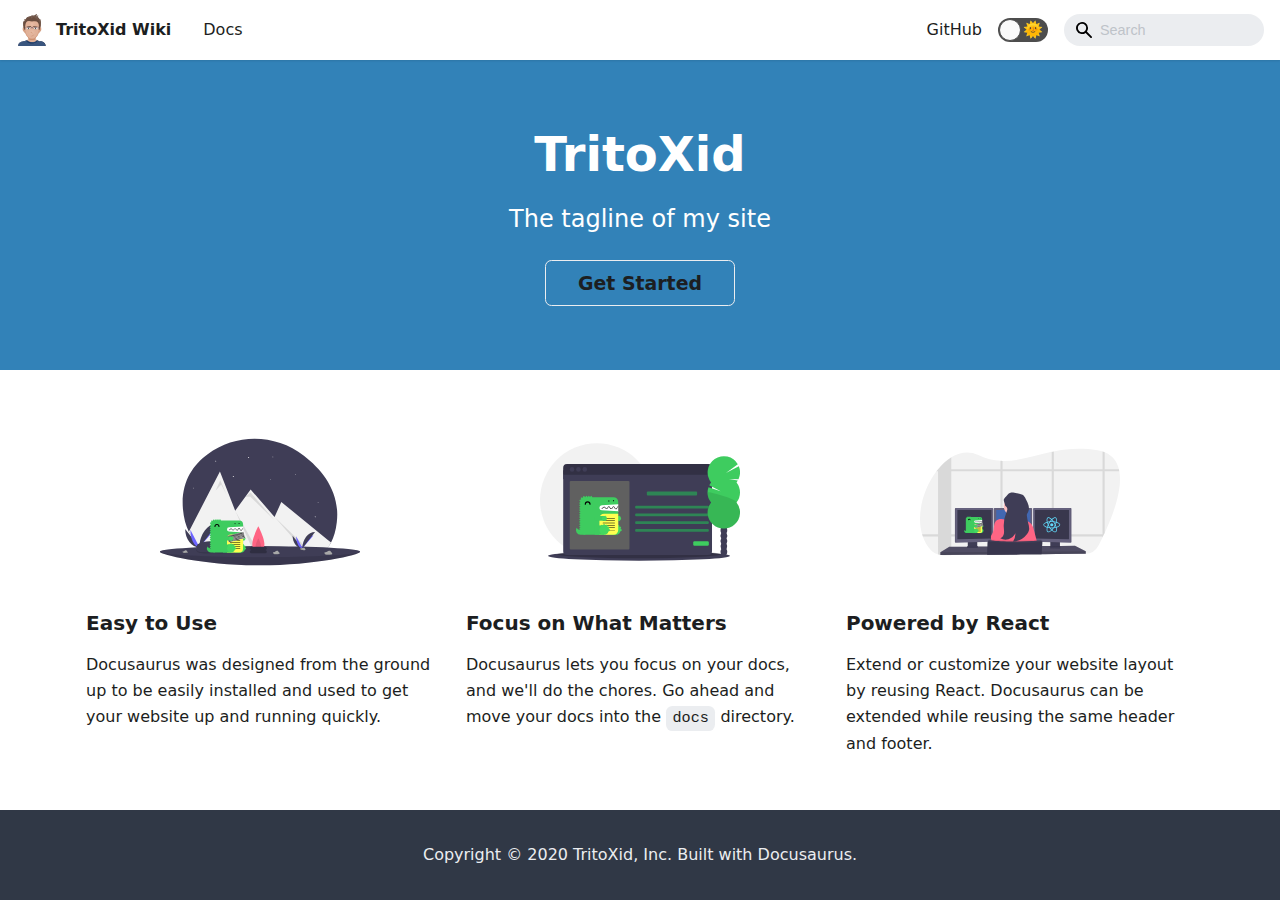
<file: index.html>
<!doctype html>
<html lang="en">
<head>
<meta charset="UTF-8">
<meta name="viewport" content="width=device-width">
<meta name="generator" content="Docusaurus v2.0.0-alpha.61">
<title data-react-helmet="true">Hello from TritoXid | TritoXid</title><meta data-react-helmet="true" property="og:title" content="Hello from TritoXid | TritoXid"><meta data-react-helmet="true" name="description" content="Description will go into a meta tag in &lt;head /&gt;"><meta data-react-helmet="true" property="og:description" content="Description will go into a meta tag in &lt;head /&gt;"><meta data-react-helmet="true" name="twitter:card" content="summary_large_image"><link data-react-helmet="true" rel="shortcut icon" href="/img/TritoXid.ico"><link rel="stylesheet" href="/styles.3d6ab4bf.css">
<link rel="preload" href="/styles.be8388d0.js" as="script">
<link rel="preload" href="/runtime~main.1fb526c7.js" as="script">
<link rel="preload" href="/main.96f69867.js" as="script">
<link rel="preload" href="/common.f5982219.js" as="script">
<link rel="preload" href="/c4f5d8e4.7e8abc19.js" as="script">
</head>
<body>
<script>!function(){function t(t){document.documentElement.setAttribute("data-theme",t)}var e=function(){var t=null;try{t=localStorage.getItem("theme")}catch(t){}return t}();t(null!==e?e:"light")}()</script><div id="__docusaurus">
<nav class="navbar navbar--light navbar--fixed-top"><div class="navbar__inner"><div class="navbar__items"><div aria-label="Navigation bar toggle" class="navbar__toggle" role="button" tabindex="0"><svg xmlns="http://www.w3.org/2000/svg" width="30" height="30" viewBox="0 0 30 30" role="img" focusable="false"><title>Menu</title><path stroke="currentColor" stroke-linecap="round" stroke-miterlimit="10" stroke-width="2" d="M4 7h22M4 15h22M4 23h22"></path></svg></div><a class="navbar__brand" href="/"><img class="navbar__logo" src="/img/TritoXid.svg" alt="TritoXid Logo"><strong class="navbar__title">TritoXid Wiki</strong></a><a class="navbar__item navbar__link" href="/docs/home">Docs</a></div><div class="navbar__items navbar__items--right"><a href="https://github.com/TritoXid" target="_blank" rel="noopener noreferrer" class="navbar__item navbar__link">GitHub</a><div class="react-toggle react-toggle--disabled displayOnlyInLargeViewport_2aTZ"><div class="react-toggle-track"><div class="react-toggle-track-check"><span class="toggle_BsTx">🌜</span></div><div class="react-toggle-track-x"><span class="toggle_BsTx">🌞</span></div></div><div class="react-toggle-thumb"></div><input type="checkbox" disabled="" aria-label="Dark mode toggle" class="react-toggle-screenreader-only"></div><div class="navbar__search"><span aria-label="expand searchbar" role="button" class="search-icon" tabindex="0"></span><input type="search" id="search_input_react" placeholder="Search" aria-label="Search" class="navbar__search-input search-bar"></div></div></div><div role="presentation" class="navbar-sidebar__backdrop"></div><div class="navbar-sidebar"><div class="navbar-sidebar__brand"><a class="navbar__brand" href="/"><img class="navbar__logo" src="/img/TritoXid.svg" alt="TritoXid Logo"><strong class="navbar__title">TritoXid Wiki</strong></a></div><div class="navbar-sidebar__items"><div class="menu"><ul class="menu__list"><li class="menu__list-item"><a class="menu__link" href="/docs/home">Docs</a></li><li class="menu__list-item"><a href="https://github.com/TritoXid" target="_blank" rel="noopener noreferrer" class="menu__link">GitHub</a></li></ul></div></div></div></nav><div class="main-wrapper"><header class="hero hero--primary heroBanner_2Ftp"><div class="container"><h1 class="hero__title">TritoXid</h1><p class="hero__subtitle">The tagline of my site</p><div class="buttons_1Wc3"><a class="button button--outline button--secondary button--lg" href="/docs/home">Get Started</a></div></div></header><main><section class="features_P2SU"><div class="container"><div class="row"><div class="col col--4"><div class="text--center"><img class="featureImage_3Xqx" src="/img/undraw_docusaurus_mountain.svg" alt="[object Object]"></div><h3>Easy to Use</h3><p>Docusaurus was designed from the ground up to be easily installed and used to get your website up and running quickly.</p></div><div class="col col--4"><div class="text--center"><img class="featureImage_3Xqx" src="/img/undraw_docusaurus_tree.svg" alt="[object Object]"></div><h3>Focus on What Matters</h3><p>Docusaurus lets you focus on your docs, and we&#x27;ll do the chores. Go ahead and move your docs into the <code>docs</code> directory.</p></div><div class="col col--4"><div class="text--center"><img class="featureImage_3Xqx" src="/img/undraw_docusaurus_react.svg" alt="[object Object]"></div><h3>Powered by React</h3><p>Extend or customize your website layout by reusing React. Docusaurus can be extended while reusing the same header and footer.</p></div></div></div></section></main></div><footer class="footer footer--dark"><div class="container"><div class="text--center"><div>Copyright © 2020 TritoXid, Inc. Built with Docusaurus.</div></div></div></footer></div>
<script src="/styles.be8388d0.js"></script>
<script src="/runtime~main.1fb526c7.js"></script>
<script src="/main.96f69867.js"></script>
<script src="/common.f5982219.js"></script>
<script src="/c4f5d8e4.7e8abc19.js"></script>
</body>
</html>
</file>
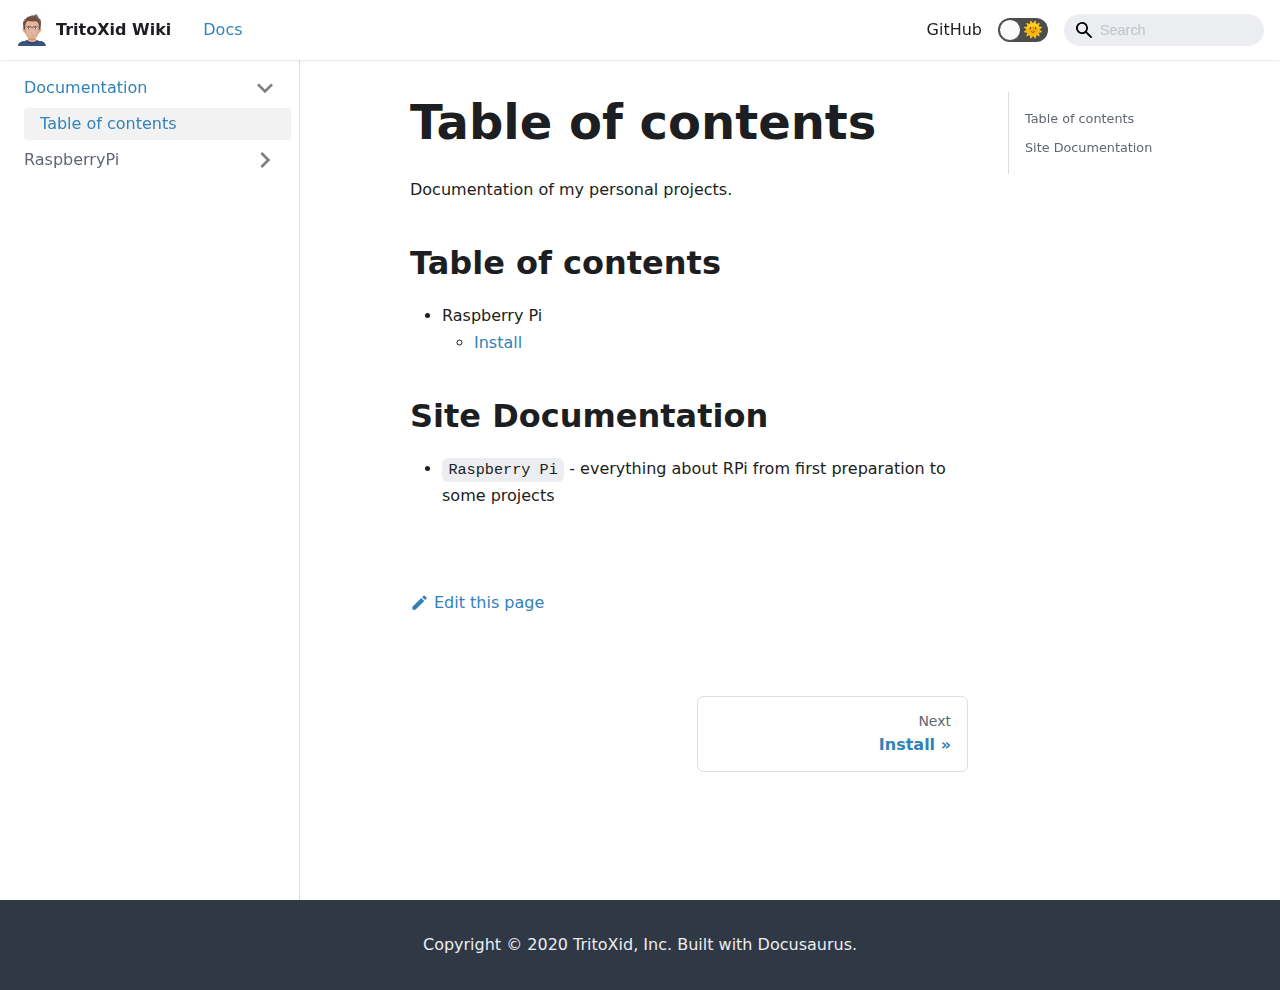
<file: docs/home/index.html>
<!doctype html>
<html lang="en">
<head>
<meta charset="UTF-8">
<meta name="viewport" content="width=device-width">
<meta name="generator" content="Docusaurus v2.0.0-alpha.61">
<title data-react-helmet="true">Table of contents | TritoXid</title><meta data-react-helmet="true" name="twitter:card" content="summary_large_image"><meta data-react-helmet="true" property="og:title" content="Table of contents | TritoXid"><meta data-react-helmet="true" name="description" content="Documentation of my personal projects."><meta data-react-helmet="true" property="og:description" content="Documentation of my personal projects."><meta data-react-helmet="true" property="og:url" content="https://tritoxid.github.io//docs/home"><link data-react-helmet="true" rel="shortcut icon" href="/img/TritoXid.ico"><link data-react-helmet="true" rel="canonical" href="https://tritoxid.github.io//docs/home"><link rel="stylesheet" href="/styles.3d6ab4bf.css">
<link rel="preload" href="/styles.be8388d0.js" as="script">
<link rel="preload" href="/runtime~main.1fb526c7.js" as="script">
<link rel="preload" href="/main.96f69867.js" as="script">
<link rel="preload" href="/common.f5982219.js" as="script">
<link rel="preload" href="/12.3172efa1.js" as="script">
<link rel="preload" href="/13.21485cf8.js" as="script">
<link rel="preload" href="/20ac7829.c2a32242.js" as="script">
<link rel="preload" href="/17896441.9cab4b2e.js" as="script">
<link rel="preload" href="/3d9c95a4.afb18db0.js" as="script">
</head>
<body>
<script>!function(){function t(t){document.documentElement.setAttribute("data-theme",t)}var e=function(){var t=null;try{t=localStorage.getItem("theme")}catch(t){}return t}();t(null!==e?e:"light")}()</script><div id="__docusaurus">
<nav class="navbar navbar--light navbar--fixed-top"><div class="navbar__inner"><div class="navbar__items"><div aria-label="Navigation bar toggle" class="navbar__toggle" role="button" tabindex="0"><svg xmlns="http://www.w3.org/2000/svg" width="30" height="30" viewBox="0 0 30 30" role="img" focusable="false"><title>Menu</title><path stroke="currentColor" stroke-linecap="round" stroke-miterlimit="10" stroke-width="2" d="M4 7h22M4 15h22M4 23h22"></path></svg></div><a class="navbar__brand" href="/"><img class="navbar__logo" src="/img/TritoXid.svg" alt="TritoXid Logo"><strong class="navbar__title">TritoXid Wiki</strong></a><a aria-current="page" class="navbar__item navbar__link navbar__link--active" href="/docs/home">Docs</a></div><div class="navbar__items navbar__items--right"><a href="https://github.com/TritoXid" target="_blank" rel="noopener noreferrer" class="navbar__item navbar__link">GitHub</a><div class="react-toggle react-toggle--disabled displayOnlyInLargeViewport_2aTZ"><div class="react-toggle-track"><div class="react-toggle-track-check"><span class="toggle_BsTx">🌜</span></div><div class="react-toggle-track-x"><span class="toggle_BsTx">🌞</span></div></div><div class="react-toggle-thumb"></div><input type="checkbox" disabled="" aria-label="Dark mode toggle" class="react-toggle-screenreader-only"></div><div class="navbar__search"><span aria-label="expand searchbar" role="button" class="search-icon" tabindex="0"></span><input type="search" id="search_input_react" placeholder="Search" aria-label="Search" class="navbar__search-input search-bar"></div></div></div><div role="presentation" class="navbar-sidebar__backdrop"></div><div class="navbar-sidebar"><div class="navbar-sidebar__brand"><a class="navbar__brand" href="/"><img class="navbar__logo" src="/img/TritoXid.svg" alt="TritoXid Logo"><strong class="navbar__title">TritoXid Wiki</strong></a></div><div class="navbar-sidebar__items"><div class="menu"><ul class="menu__list"><li class="menu__list-item"><a aria-current="page" class="menu__link navbar__link--active" href="/docs/home">Docs</a></li><li class="menu__list-item"><a href="https://github.com/TritoXid" target="_blank" rel="noopener noreferrer" class="menu__link">GitHub</a></li></ul></div></div></div></nav><div class="main-wrapper"><div class="docPage_2gpo"><div class="docSidebarContainer_3_JD" role="complementary"><div class="sidebar_2urC"><div class="menu menu--responsive menu_5FrY"><button aria-label="Open Menu" aria-haspopup="true" class="button button--secondary button--sm menu__button" type="button"><svg aria-label="Menu" class="sidebarMenuIcon_Dm3K" xmlns="http://www.w3.org/2000/svg" height="24" width="24" viewBox="0 0 32 32" role="img" focusable="false"><title>Menu</title><path stroke="currentColor" stroke-linecap="round" stroke-miterlimit="10" stroke-width="2" d="M4 7h22M4 15h22M4 23h22"></path></svg></button><ul class="menu__list"><li class="menu__list-item"><a class="menu__link menu__link--sublist menu__link--active" href="#!">Documentation</a><ul class="menu__list"><li class="menu__list-item"><a aria-current="page" class="menu__link menu__link--active active" tabindex="0" href="/docs/home">Table of contents</a></li></ul></li><li class="menu__list-item menu__list-item--collapsed"><a class="menu__link menu__link--sublist" href="#!">RaspberryPi</a><ul class="menu__list"><li class="menu__list-item"><a class="menu__link" tabindex="-1" href="/docs/RaspberryPi/1-install">Install</a></li></ul></li></ul></div></div></div><main class="docMainContainer_3EyW"><div class="container padding-vert--lg docItemWrapper_1EkI"><div class="row"><div class="col docItemCol_2ASc"><div class="docItemContainer_3QWW"><article><header><h1 class="docTitle_1Lrw">Table of contents</h1></header><div class="markdown"><p>Documentation of my personal projects.</p><h2><a aria-hidden="true" tabindex="-1" class="anchor enhancedAnchor_2cZh" id="table-of-contents"></a>Table of contents<a aria-hidden="true" tabindex="-1" class="hash-link" href="#table-of-contents" title="Direct link to heading">#</a></h2><ul><li>Raspberry Pi<ul><li><a title="How prepare RPi" href="/docs/RaspberryPi/1-Install/">Install</a></li></ul></li></ul><h2><a aria-hidden="true" tabindex="-1" class="anchor enhancedAnchor_2cZh" id="site-documentation"></a>Site Documentation<a aria-hidden="true" tabindex="-1" class="hash-link" href="#site-documentation" title="Direct link to heading">#</a></h2><ul><li><code>Raspberry Pi</code> - everything about RPi from first preparation to some projects</li></ul></div></article><div class="margin-vert--xl"><div class="row"><div class="col"><a href="https://github.com/TritoXid/TritoXid.github.io/docs/home.md" target="_blank" rel="noreferrer noopener"><svg fill="currentColor" height="1.2em" width="1.2em" preserveAspectRatio="xMidYMid meet" viewBox="0 0 40 40" style="margin-right:0.3em;vertical-align:sub"><g><path d="m34.5 11.7l-3 3.1-6.3-6.3 3.1-3q0.5-0.5 1.2-0.5t1.1 0.5l3.9 3.9q0.5 0.4 0.5 1.1t-0.5 1.2z m-29.5 17.1l18.4-18.5 6.3 6.3-18.4 18.4h-6.3v-6.2z"></path></g></svg>Edit this page</a></div></div></div><div class="margin-vert--lg"><nav class="pagination-nav" aria-label="Blog list page navigation"><div class="pagination-nav__item"></div><div class="pagination-nav__item pagination-nav__item--next"><a class="pagination-nav__link" href="/docs/RaspberryPi/1-install"><div class="pagination-nav__sublabel">Next</div><div class="pagination-nav__label">Install »</div></a></div></nav></div></div></div><div class="col col--3"><div class="tableOfContents_3klQ"><ul class="table-of-contents table-of-contents__left-border"><li><a href="#table-of-contents" class="table-of-contents__link">Table of contents</a></li><li><a href="#site-documentation" class="table-of-contents__link">Site Documentation</a></li></ul></div></div></div></div></main></div></div><footer class="footer footer--dark"><div class="container"><div class="text--center"><div>Copyright © 2020 TritoXid, Inc. Built with Docusaurus.</div></div></div></footer></div>
<script src="/styles.be8388d0.js"></script>
<script src="/runtime~main.1fb526c7.js"></script>
<script src="/main.96f69867.js"></script>
<script src="/common.f5982219.js"></script>
<script src="/12.3172efa1.js"></script>
<script src="/13.21485cf8.js"></script>
<script src="/20ac7829.c2a32242.js"></script>
<script src="/17896441.9cab4b2e.js"></script>
<script src="/3d9c95a4.afb18db0.js"></script>
</body>
</html>
</file>
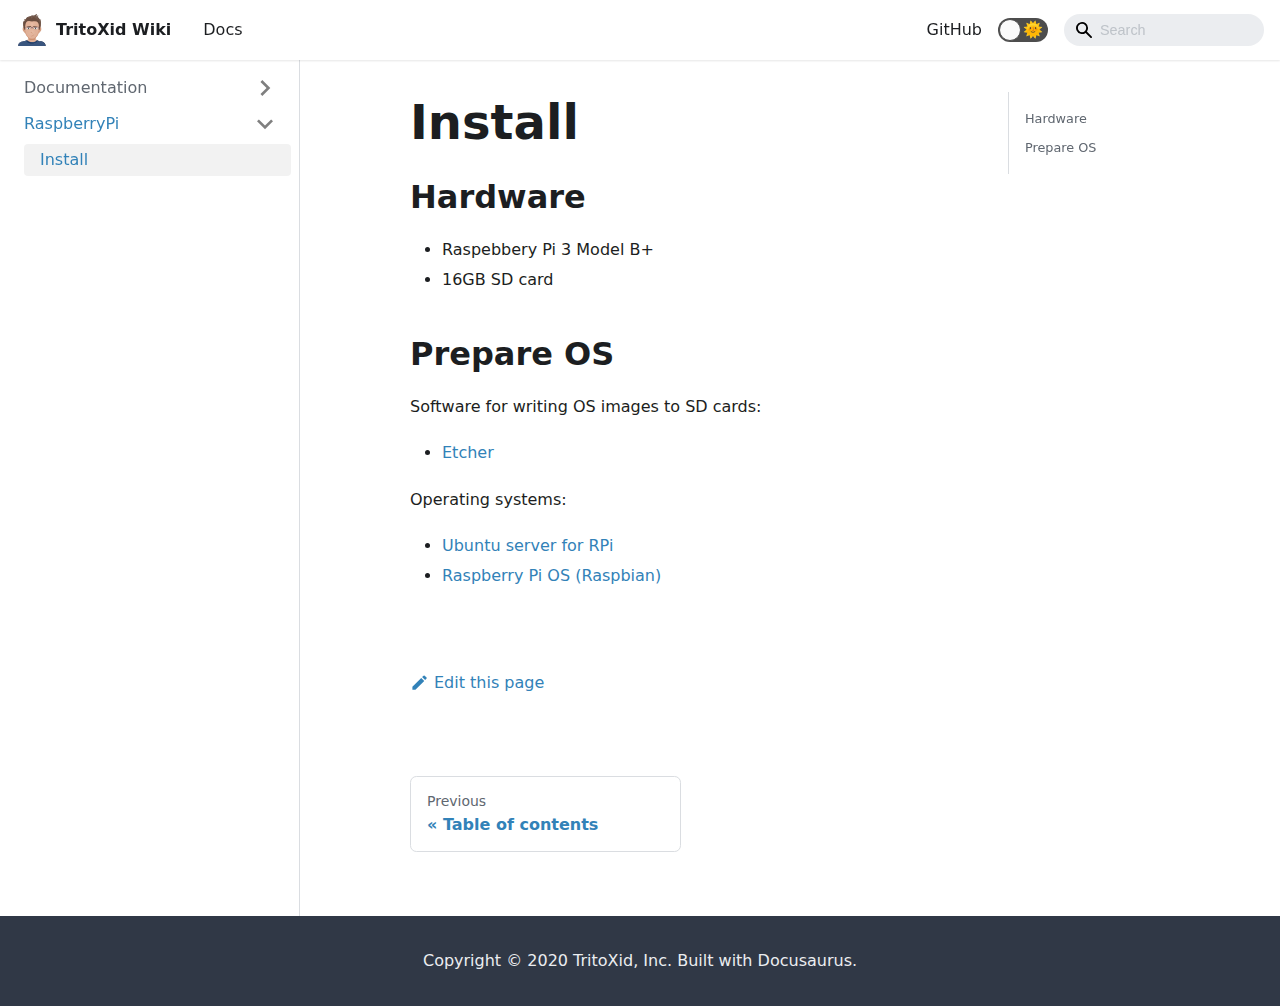
<file: docs/RaspberryPi/1-install/index.html>
<!doctype html>
<html lang="en">
<head>
<meta charset="UTF-8">
<meta name="viewport" content="width=device-width">
<meta name="generator" content="Docusaurus v2.0.0-alpha.61">
<title data-react-helmet="true">Install | TritoXid</title><meta data-react-helmet="true" name="twitter:card" content="summary_large_image"><meta data-react-helmet="true" property="og:title" content="Install | TritoXid"><meta data-react-helmet="true" name="description" content="Hardware"><meta data-react-helmet="true" property="og:description" content="Hardware"><meta data-react-helmet="true" property="og:url" content="https://tritoxid.github.io//docs/RaspberryPi/1-install"><link data-react-helmet="true" rel="shortcut icon" href="/img/TritoXid.ico"><link data-react-helmet="true" rel="canonical" href="https://tritoxid.github.io//docs/RaspberryPi/1-install"><link rel="stylesheet" href="/styles.3d6ab4bf.css">
<link rel="preload" href="/styles.be8388d0.js" as="script">
<link rel="preload" href="/runtime~main.1fb526c7.js" as="script">
<link rel="preload" href="/main.96f69867.js" as="script">
<link rel="preload" href="/common.f5982219.js" as="script">
<link rel="preload" href="/12.3172efa1.js" as="script">
<link rel="preload" href="/13.21485cf8.js" as="script">
<link rel="preload" href="/20ac7829.c2a32242.js" as="script">
<link rel="preload" href="/17896441.9cab4b2e.js" as="script">
<link rel="preload" href="/906d4830.c585849f.js" as="script">
</head>
<body>
<script>!function(){function t(t){document.documentElement.setAttribute("data-theme",t)}var e=function(){var t=null;try{t=localStorage.getItem("theme")}catch(t){}return t}();t(null!==e?e:"light")}()</script><div id="__docusaurus">
<nav class="navbar navbar--light navbar--fixed-top"><div class="navbar__inner"><div class="navbar__items"><div aria-label="Navigation bar toggle" class="navbar__toggle" role="button" tabindex="0"><svg xmlns="http://www.w3.org/2000/svg" width="30" height="30" viewBox="0 0 30 30" role="img" focusable="false"><title>Menu</title><path stroke="currentColor" stroke-linecap="round" stroke-miterlimit="10" stroke-width="2" d="M4 7h22M4 15h22M4 23h22"></path></svg></div><a class="navbar__brand" href="/"><img class="navbar__logo" src="/img/TritoXid.svg" alt="TritoXid Logo"><strong class="navbar__title">TritoXid Wiki</strong></a><a class="navbar__item navbar__link" href="/docs/home">Docs</a></div><div class="navbar__items navbar__items--right"><a href="https://github.com/TritoXid" target="_blank" rel="noopener noreferrer" class="navbar__item navbar__link">GitHub</a><div class="react-toggle react-toggle--disabled displayOnlyInLargeViewport_2aTZ"><div class="react-toggle-track"><div class="react-toggle-track-check"><span class="toggle_BsTx">🌜</span></div><div class="react-toggle-track-x"><span class="toggle_BsTx">🌞</span></div></div><div class="react-toggle-thumb"></div><input type="checkbox" disabled="" aria-label="Dark mode toggle" class="react-toggle-screenreader-only"></div><div class="navbar__search"><span aria-label="expand searchbar" role="button" class="search-icon" tabindex="0"></span><input type="search" id="search_input_react" placeholder="Search" aria-label="Search" class="navbar__search-input search-bar"></div></div></div><div role="presentation" class="navbar-sidebar__backdrop"></div><div class="navbar-sidebar"><div class="navbar-sidebar__brand"><a class="navbar__brand" href="/"><img class="navbar__logo" src="/img/TritoXid.svg" alt="TritoXid Logo"><strong class="navbar__title">TritoXid Wiki</strong></a></div><div class="navbar-sidebar__items"><div class="menu"><ul class="menu__list"><li class="menu__list-item"><a class="menu__link" href="/docs/home">Docs</a></li><li class="menu__list-item"><a href="https://github.com/TritoXid" target="_blank" rel="noopener noreferrer" class="menu__link">GitHub</a></li></ul></div></div></div></nav><div class="main-wrapper"><div class="docPage_2gpo"><div class="docSidebarContainer_3_JD" role="complementary"><div class="sidebar_2urC"><div class="menu menu--responsive menu_5FrY"><button aria-label="Open Menu" aria-haspopup="true" class="button button--secondary button--sm menu__button" type="button"><svg aria-label="Menu" class="sidebarMenuIcon_Dm3K" xmlns="http://www.w3.org/2000/svg" height="24" width="24" viewBox="0 0 32 32" role="img" focusable="false"><title>Menu</title><path stroke="currentColor" stroke-linecap="round" stroke-miterlimit="10" stroke-width="2" d="M4 7h22M4 15h22M4 23h22"></path></svg></button><ul class="menu__list"><li class="menu__list-item menu__list-item--collapsed"><a class="menu__link menu__link--sublist" href="#!">Documentation</a><ul class="menu__list"><li class="menu__list-item"><a class="menu__link" tabindex="-1" href="/docs/home">Table of contents</a></li></ul></li><li class="menu__list-item"><a class="menu__link menu__link--sublist menu__link--active" href="#!">RaspberryPi</a><ul class="menu__list"><li class="menu__list-item"><a aria-current="page" class="menu__link menu__link--active active" tabindex="0" href="/docs/RaspberryPi/1-install">Install</a></li></ul></li></ul></div></div></div><main class="docMainContainer_3EyW"><div class="container padding-vert--lg docItemWrapper_1EkI"><div class="row"><div class="col docItemCol_2ASc"><div class="docItemContainer_3QWW"><article><header><h1 class="docTitle_1Lrw">Install</h1></header><div class="markdown"><h2><a aria-hidden="true" tabindex="-1" class="anchor enhancedAnchor_2cZh" id="hardware"></a>Hardware<a aria-hidden="true" tabindex="-1" class="hash-link" href="#hardware" title="Direct link to heading">#</a></h2><ul><li>Raspebbery Pi 3 Model B+</li><li>16GB SD card</li></ul><h2><a aria-hidden="true" tabindex="-1" class="anchor enhancedAnchor_2cZh" id="prepare-os"></a>Prepare OS<a aria-hidden="true" tabindex="-1" class="hash-link" href="#prepare-os" title="Direct link to heading">#</a></h2><p>Software for writing OS images to SD cards:</p><ul><li><a href="https://www.balena.io/etcher/" target="_blank" rel="noopener noreferrer">Etcher</a></li></ul><p>Operating systems:</p><ul><li><a href="https://ubuntu.com/download/raspberry-pi" target="_blank" rel="noopener noreferrer">Ubuntu server for RPi</a></li><li><a href="https://www.raspberrypi.org/downloads/raspberry-pi-os/" target="_blank" rel="noopener noreferrer">Raspberry Pi OS (Raspbian)</a></li></ul></div></article><div class="margin-vert--xl"><div class="row"><div class="col"><a href="https://github.com/TritoXid/TritoXid.github.io/docs/RaspberryPi/1-Install.md" target="_blank" rel="noreferrer noopener"><svg fill="currentColor" height="1.2em" width="1.2em" preserveAspectRatio="xMidYMid meet" viewBox="0 0 40 40" style="margin-right:0.3em;vertical-align:sub"><g><path d="m34.5 11.7l-3 3.1-6.3-6.3 3.1-3q0.5-0.5 1.2-0.5t1.1 0.5l3.9 3.9q0.5 0.4 0.5 1.1t-0.5 1.2z m-29.5 17.1l18.4-18.5 6.3 6.3-18.4 18.4h-6.3v-6.2z"></path></g></svg>Edit this page</a></div></div></div><div class="margin-vert--lg"><nav class="pagination-nav" aria-label="Blog list page navigation"><div class="pagination-nav__item"><a class="pagination-nav__link" href="/docs/home"><div class="pagination-nav__sublabel">Previous</div><div class="pagination-nav__label">« Table of contents</div></a></div><div class="pagination-nav__item pagination-nav__item--next"></div></nav></div></div></div><div class="col col--3"><div class="tableOfContents_3klQ"><ul class="table-of-contents table-of-contents__left-border"><li><a href="#hardware" class="table-of-contents__link">Hardware</a></li><li><a href="#prepare-os" class="table-of-contents__link">Prepare OS</a></li></ul></div></div></div></div></main></div></div><footer class="footer footer--dark"><div class="container"><div class="text--center"><div>Copyright © 2020 TritoXid, Inc. Built with Docusaurus.</div></div></div></footer></div>
<script src="/styles.be8388d0.js"></script>
<script src="/runtime~main.1fb526c7.js"></script>
<script src="/main.96f69867.js"></script>
<script src="/common.f5982219.js"></script>
<script src="/12.3172efa1.js"></script>
<script src="/13.21485cf8.js"></script>
<script src="/20ac7829.c2a32242.js"></script>
<script src="/17896441.9cab4b2e.js"></script>
<script src="/906d4830.c585849f.js"></script>
</body>
</html>
</file>
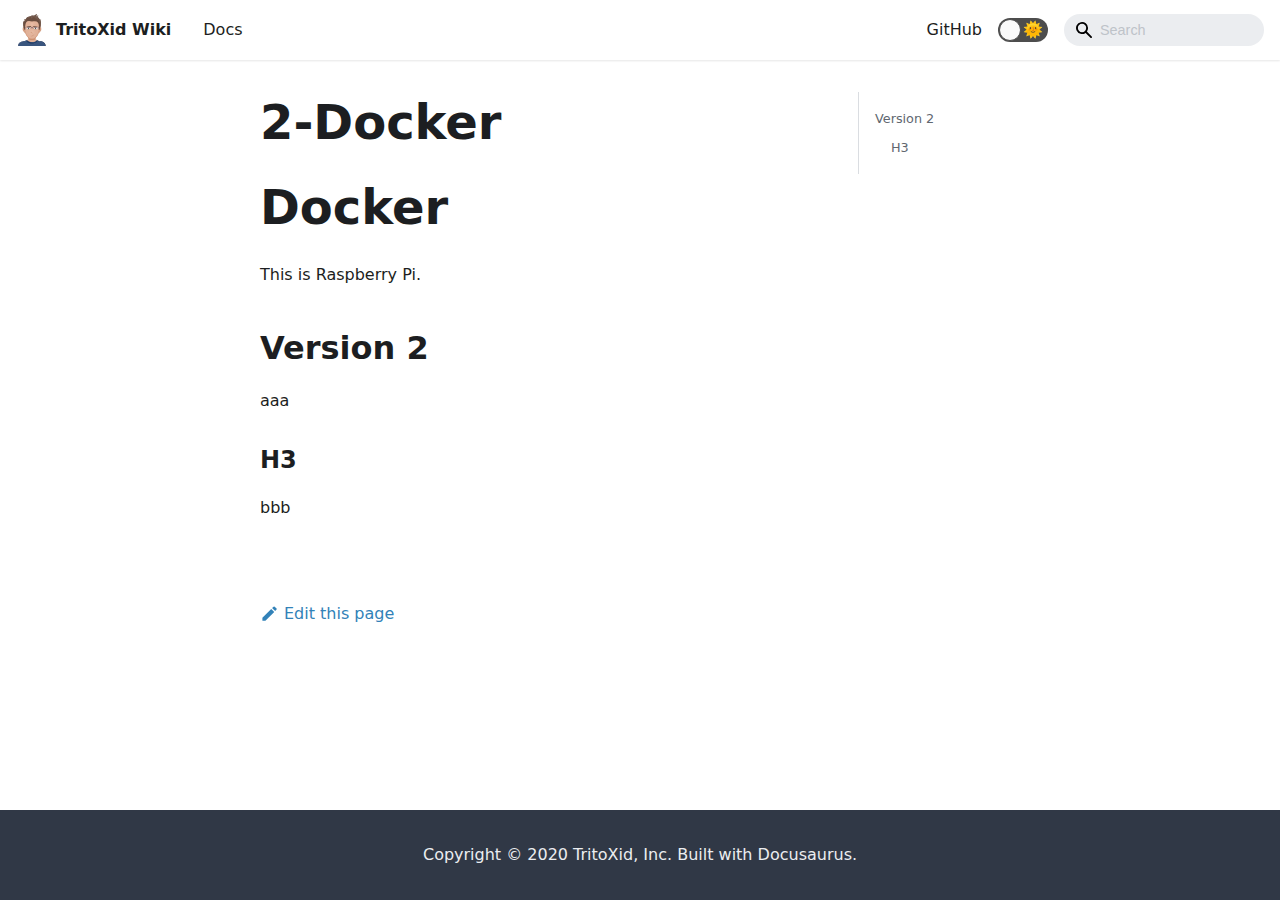
<file: docs/RaspberryPi/2-Docker/index.html>
<!doctype html>
<html lang="en">
<head>
<meta charset="UTF-8">
<meta name="viewport" content="width=device-width">
<meta name="generator" content="Docusaurus v2.0.0-alpha.61">
<title data-react-helmet="true">2-Docker | TritoXid</title><meta data-react-helmet="true" name="twitter:card" content="summary_large_image"><meta data-react-helmet="true" property="og:title" content="2-Docker | TritoXid"><meta data-react-helmet="true" name="description" content="Docker"><meta data-react-helmet="true" property="og:description" content="Docker"><meta data-react-helmet="true" property="og:url" content="https://tritoxid.github.io//docs/RaspberryPi/2-Docker"><link data-react-helmet="true" rel="shortcut icon" href="/img/TritoXid.ico"><link data-react-helmet="true" rel="canonical" href="https://tritoxid.github.io//docs/RaspberryPi/2-Docker"><link rel="stylesheet" href="/styles.3d6ab4bf.css">
<link rel="preload" href="/styles.be8388d0.js" as="script">
<link rel="preload" href="/runtime~main.1fb526c7.js" as="script">
<link rel="preload" href="/main.96f69867.js" as="script">
<link rel="preload" href="/common.f5982219.js" as="script">
<link rel="preload" href="/12.3172efa1.js" as="script">
<link rel="preload" href="/13.21485cf8.js" as="script">
<link rel="preload" href="/20ac7829.c2a32242.js" as="script">
<link rel="preload" href="/17896441.9cab4b2e.js" as="script">
<link rel="preload" href="/61c74728.b323f418.js" as="script">
</head>
<body>
<script>!function(){function t(t){document.documentElement.setAttribute("data-theme",t)}var e=function(){var t=null;try{t=localStorage.getItem("theme")}catch(t){}return t}();t(null!==e?e:"light")}()</script><div id="__docusaurus">
<nav class="navbar navbar--light navbar--fixed-top"><div class="navbar__inner"><div class="navbar__items"><div aria-label="Navigation bar toggle" class="navbar__toggle" role="button" tabindex="0"><svg xmlns="http://www.w3.org/2000/svg" width="30" height="30" viewBox="0 0 30 30" role="img" focusable="false"><title>Menu</title><path stroke="currentColor" stroke-linecap="round" stroke-miterlimit="10" stroke-width="2" d="M4 7h22M4 15h22M4 23h22"></path></svg></div><a class="navbar__brand" href="/"><img class="navbar__logo" src="/img/TritoXid.svg" alt="TritoXid Logo"><strong class="navbar__title">TritoXid Wiki</strong></a><a class="navbar__item navbar__link" href="/docs/home">Docs</a></div><div class="navbar__items navbar__items--right"><a href="https://github.com/TritoXid" target="_blank" rel="noopener noreferrer" class="navbar__item navbar__link">GitHub</a><div class="react-toggle react-toggle--disabled displayOnlyInLargeViewport_2aTZ"><div class="react-toggle-track"><div class="react-toggle-track-check"><span class="toggle_BsTx">🌜</span></div><div class="react-toggle-track-x"><span class="toggle_BsTx">🌞</span></div></div><div class="react-toggle-thumb"></div><input type="checkbox" disabled="" aria-label="Dark mode toggle" class="react-toggle-screenreader-only"></div><div class="navbar__search"><span aria-label="expand searchbar" role="button" class="search-icon" tabindex="0"></span><input type="search" id="search_input_react" placeholder="Search" aria-label="Search" class="navbar__search-input search-bar"></div></div></div><div role="presentation" class="navbar-sidebar__backdrop"></div><div class="navbar-sidebar"><div class="navbar-sidebar__brand"><a class="navbar__brand" href="/"><img class="navbar__logo" src="/img/TritoXid.svg" alt="TritoXid Logo"><strong class="navbar__title">TritoXid Wiki</strong></a></div><div class="navbar-sidebar__items"><div class="menu"><ul class="menu__list"><li class="menu__list-item"><a class="menu__link" href="/docs/home">Docs</a></li><li class="menu__list-item"><a href="https://github.com/TritoXid" target="_blank" rel="noopener noreferrer" class="menu__link">GitHub</a></li></ul></div></div></div></nav><div class="main-wrapper"><div class="docPage_2gpo"><main class="docMainContainer_3EyW"><div class="container padding-vert--lg docItemWrapper_1EkI"><div class="row"><div class="col docItemCol_2ASc"><div class="docItemContainer_3QWW"><article><header><h1 class="docTitle_1Lrw">2-Docker</h1></header><div class="markdown"><h1><a aria-hidden="true" tabindex="-1" class="anchor enhancedAnchor_2cZh" id="docker"></a>Docker<a aria-hidden="true" tabindex="-1" class="hash-link" href="#docker" title="Direct link to heading">#</a></h1><p>This is Raspberry Pi.</p><h2><a aria-hidden="true" tabindex="-1" class="anchor enhancedAnchor_2cZh" id="version-2"></a>Version 2<a aria-hidden="true" tabindex="-1" class="hash-link" href="#version-2" title="Direct link to heading">#</a></h2><p>aaa</p><h3><a aria-hidden="true" tabindex="-1" class="anchor enhancedAnchor_2cZh" id="h3"></a>H3<a aria-hidden="true" tabindex="-1" class="hash-link" href="#h3" title="Direct link to heading">#</a></h3><p>bbb</p></div></article><div class="margin-vert--xl"><div class="row"><div class="col"><a href="https://github.com/TritoXid/TritoXid.github.io/docs/RaspberryPi/2-Docker.md" target="_blank" rel="noreferrer noopener"><svg fill="currentColor" height="1.2em" width="1.2em" preserveAspectRatio="xMidYMid meet" viewBox="0 0 40 40" style="margin-right:0.3em;vertical-align:sub"><g><path d="m34.5 11.7l-3 3.1-6.3-6.3 3.1-3q0.5-0.5 1.2-0.5t1.1 0.5l3.9 3.9q0.5 0.4 0.5 1.1t-0.5 1.2z m-29.5 17.1l18.4-18.5 6.3 6.3-18.4 18.4h-6.3v-6.2z"></path></g></svg>Edit this page</a></div></div></div><div class="margin-vert--lg"><nav class="pagination-nav" aria-label="Blog list page navigation"><div class="pagination-nav__item"></div><div class="pagination-nav__item pagination-nav__item--next"></div></nav></div></div></div><div class="col col--3"><div class="tableOfContents_3klQ"><ul class="table-of-contents table-of-contents__left-border"><li><a href="#version-2" class="table-of-contents__link">Version 2</a><ul><li><a href="#h3" class="table-of-contents__link">H3</a></li></ul></li></ul></div></div></div></div></main></div></div><footer class="footer footer--dark"><div class="container"><div class="text--center"><div>Copyright © 2020 TritoXid, Inc. Built with Docusaurus.</div></div></div></footer></div>
<script src="/styles.be8388d0.js"></script>
<script src="/runtime~main.1fb526c7.js"></script>
<script src="/main.96f69867.js"></script>
<script src="/common.f5982219.js"></script>
<script src="/12.3172efa1.js"></script>
<script src="/13.21485cf8.js"></script>
<script src="/20ac7829.c2a32242.js"></script>
<script src="/17896441.9cab4b2e.js"></script>
<script src="/61c74728.b323f418.js"></script>
</body>
</html>
</file>
<file: styles.3d6ab4bf.css>
:root{--ra-admonition-background-color:var(--ifm-alert-background-color);--ra-admonition-border-width:var(--ifm-alert-border-width);--ra-admonition-border-color:var(--ifm-alert-border-color);--ra-admonition-border-radius:var(--ifm-alert-border-radius);--ra-admonition-color:var(--ifm-alert-color);--ra-admonition-padding-vertical:var(--ifm-alert-padding-vertical);--ra-admonition-padding-horizontal:var(--ifm-alert-padding-horizontal);--ra-color-note:var(--ifm-color-secondary);--ra-color-important:var(--ifm-color-info);--ra-color-tip:var(--ifm-color-success);--ra-color-caution:var(--ifm-color-warning);--ra-color-warning:var(--ifm-color-danger);--ra-color-text-dark:var(--ifm-color-gray-900)}.admonition{margin-bottom:1em}.admonition:not(.alert){background-color:var(--ifm-alert-background-color);background-color:var(--ra-admonition-background-color);border:var(--ra-admonition-border-width) solid var(--ra-admonition-border-color);border-radius:var(--ifm-alert-border-radius);border-radius:var(--ra-admonition-border-radius);box-sizing:border-box;color:var(--ifm-alert-color);color:var(--ra-admonition-color);padding:var(--ra-admonition-padding-vertical) var(--ra-admonition-padding-horizontal);--ra-admonition-background-color:var(--ifm-color-primary)}.admonition h5{margin-top:0;margin-bottom:8px;text-transform:uppercase}.admonition-icon{display:inline-block;vertical-align:middle;margin-right:.2em}.admonition-icon svg{display:inline-block;width:22px;height:22px;stroke-width:0;fill:var(--ra-admonition-icon-color);stroke:var(--ra-admonition-icon-color)}.admonition-content>:last-child{margin-bottom:0}.admonition{--ra-admonition-icon-color:var(--ra-admonition-color)}.admonition-note{--ra-admonition-color:var(--ra-color-text-dark)}:root{--ifm-dark-value:10%;--ifm-darker-value:15%;--ifm-darkest-value:30%;--ifm-light-value:15%;--ifm-lighter-value:30%;--ifm-lightest-value:50%;--ifm-color-primary:#3578e5;--ifm-color-primary-dark:#306cce;--ifm-color-primary-darker:#2d66c3;--ifm-color-primary-darkest:#2554a0;--ifm-color-primary-light:#538ce9;--ifm-color-primary-lighter:#72a1ed;--ifm-color-primary-lightest:#9abcf2;--ifm-color-secondary:#ebedf0;--ifm-color-secondary-dark:#d4d5d8;--ifm-color-secondary-darker:#c8c9cc;--ifm-color-secondary-darkest:#a4a6a8;--ifm-color-secondary-light:#eef0f2;--ifm-color-secondary-lighter:#f1f2f5;--ifm-color-secondary-lightest:#f5f6f8;--ifm-color-success:#00a400;--ifm-color-success-dark:#009400;--ifm-color-success-darker:#008b00;--ifm-color-success-darkest:#007300;--ifm-color-success-light:#26b226;--ifm-color-success-lighter:#4dbf4d;--ifm-color-success-lightest:#80d280;--ifm-color-info:#54c7ec;--ifm-color-info-dark:#4cb3d4;--ifm-color-info-darker:#47a9c9;--ifm-color-info-darkest:#3b8ba5;--ifm-color-info-light:#6ecfef;--ifm-color-info-lighter:#87d8f2;--ifm-color-info-lightest:#aae3f6;--ifm-color-warning:#ffba00;--ifm-color-warning-dark:#e6a700;--ifm-color-warning-darker:#d99e00;--ifm-color-warning-darkest:#b38200;--ifm-color-warning-light:#ffc426;--ifm-color-warning-lighter:#ffcf4d;--ifm-color-warning-lightest:#ffdd80;--ifm-color-danger:#fa383e;--ifm-color-danger-dark:#e13238;--ifm-color-danger-darker:#d53035;--ifm-color-danger-darkest:#af272b;--ifm-color-danger-light:#fb565b;--ifm-color-danger-lighter:#fb7478;--ifm-color-danger-lightest:#fd9c9f;--ifm-color-white:#fff;--ifm-color-black:#000;--ifm-color-gray-0:var(--ifm-color-white);--ifm-color-gray-100:#f5f6f7;--ifm-color-gray-200:#ebedf0;--ifm-color-gray-300:#dadde1;--ifm-color-gray-400:#ccd0d5;--ifm-color-gray-500:#bec3c9;--ifm-color-gray-600:#8d949e;--ifm-color-gray-700:#606770;--ifm-color-gray-800:#444950;--ifm-color-gray-900:#1c1e21;--ifm-color-gray-1000:var(--ifm-color-black);--ifm-color-emphasis-0:var(--ifm-color-gray-0);--ifm-color-emphasis-100:var(--ifm-color-gray-100);--ifm-color-emphasis-200:var(--ifm-color-gray-200);--ifm-color-emphasis-300:var(--ifm-color-gray-300);--ifm-color-emphasis-400:var(--ifm-color-gray-400);--ifm-color-emphasis-500:var(--ifm-color-gray-500);--ifm-color-emphasis-600:var(--ifm-color-gray-600);--ifm-color-emphasis-700:var(--ifm-color-gray-700);--ifm-color-emphasis-800:var(--ifm-color-gray-800);--ifm-color-emphasis-900:var(--ifm-color-gray-900);--ifm-color-emphasis-1000:var(--ifm-color-gray-1000);--ifm-color-content:var(--ifm-color-emphasis-900);--ifm-color-content-inverse:var(--ifm-color-emphasis-0);--ifm-color-content-secondary:#606770;--ifm-background-color:transparent;--ifm-background-surface-color:var(--ifm-color-content-inverse);--ifm-global-border-width:1px;--ifm-global-radius:0.4rem;--ifm-hover-overlay:rgba(0,0,0,0.05);--ifm-font-color-base:var(--ifm-color-content);--ifm-font-color-base-inverse:var(--ifm-color-content-inverse);--ifm-font-color-secondary:var(--ifm-color-content-secondary);--ifm-font-family-base:system-ui,-apple-system,Segoe UI,Roboto,Ubuntu,Cantarell,Noto Sans,sans-serif,BlinkMacSystemFont,"Segoe UI",Helvetica,Arial,sans-serif,"Apple Color Emoji","Segoe UI Emoji","Segoe UI Symbol";--ifm-font-family-monospace:SFMono-Regular,Menlo,Monaco,Consolas,"Liberation Mono","Courier New",monospace;--ifm-font-size-base:100%;--ifm-font-weight-light:300;--ifm-font-weight-normal:400;--ifm-font-weight-semibold:500;--ifm-font-weight-bold:700;--ifm-font-weight-base:var(--ifm-font-weight-normal);--ifm-line-height-base:1.65;--ifm-global-spacing:1rem;--ifm-spacing-vertical:var(--ifm-global-spacing);--ifm-spacing-horizontal:var(--ifm-global-spacing);--ifm-transition-fast:200ms;--ifm-transition-slow:400ms;--ifm-global-shadow-lw:0 1px 2px 0 rgba(0,0,0,0.1);--ifm-global-shadow-md:0 5px 40px rgba(0,0,0,0.2);--ifm-global-shadow-tl:0 12px 28px 0 rgba(0,0,0,0.2),0 2px 4px 0 rgba(0,0,0,0.1);--ifm-z-index-dropdown:100;--ifm-z-index-fixed:200;--ifm-z-index-overlay:400}*,html{box-sizing:border-box}html{background-color:transparent;background-color:var(--ifm-background-color);color:#1c1e21;color:var(--ifm-font-color-base);line-height:1.65;line-height:var(--ifm-line-height-base);font-family:system-ui,-apple-system,Segoe UI,Roboto,Ubuntu,Cantarell,Noto Sans,sans-serif,BlinkMacSystemFont,Helvetica,Arial,Apple Color Emoji,Segoe UI Emoji,Segoe UI Symbol;font-family:var(--ifm-font-family-base);font-size:100%;font-size:var(--ifm-font-size-base);text-rendering:optimizelegibility;-webkit-tap-highlight-color:transparent;-webkit-font-smoothing:antialiased;-ms-text-size-adjust:100%;-webkit-text-size-adjust:100%}body{word-wrap:break-word}:root{--ifm-container-width:1140px}.container{margin-left:auto;margin-right:auto;max-width:1140px;max-width:var(--ifm-container-width);padding-left:1rem;padding-left:var(--ifm-spacing-horizontal);padding-right:1rem;padding-right:var(--ifm-spacing-horizontal);width:100%}.container--fluid{max-width:inherit}.row{display:flex;flex-direction:row;flex-wrap:wrap;margin-left:-1rem;margin-left:calc(var(--ifm-spacing-horizontal)*-1);margin-right:-1rem;margin-right:calc(var(--ifm-spacing-horizontal)*-1)}.row--no-gutters{margin-left:0;margin-right:0}.row--no-gutters>.col{padding-left:0;padding-right:0}.row--align-top{align-items:flex-start}.row--align-bottom{align-items:flex-end}.row--align-center{align-items:center}.row--align-stretch{align-items:stretch}.row--align-baseline{align-items:baseline}.row .col{--ifm-col-width:100%;display:block;flex:1 0;margin-left:0;max-width:100%;padding-left:1rem;padding-left:var(--ifm-spacing-horizontal);padding-right:1rem;padding-right:var(--ifm-spacing-horizontal);width:100%}.row .col[class*=col--]{flex:0 0 var(--ifm-col-width);max-width:var(--ifm-col-width)}@media (max-width:996px){.row .col.col.col{--ifm-col-width:100%;flex-basis:var(--ifm-col-width);margin-left:0;max-width:var(--ifm-col-width)}}.row .col.col--1{--ifm-col-width:8.33333%;flex:0 0 var(--ifm-col-width);max-width:var(--ifm-col-width)}.row .col.col--offset-1{margin-left:8.33333%}.row .col.col--2{--ifm-col-width:16.66667%;flex:0 0 var(--ifm-col-width);max-width:var(--ifm-col-width)}.row .col.col--offset-2{margin-left:16.66667%}.row .col.col--3{--ifm-col-width:25%;flex:0 0 var(--ifm-col-width);max-width:var(--ifm-col-width)}.row .col.col--offset-3{margin-left:25%}.row .col.col--4{--ifm-col-width:33.33333%;flex:0 0 var(--ifm-col-width);max-width:var(--ifm-col-width)}.row .col.col--offset-4{margin-left:33.33333%}.row .col.col--5{--ifm-col-width:41.66667%;flex:0 0 var(--ifm-col-width);max-width:var(--ifm-col-width)}.row .col.col--offset-5{margin-left:41.66667%}.row .col.col--6{--ifm-col-width:50%;flex:0 0 var(--ifm-col-width);max-width:var(--ifm-col-width)}.row .col.col--offset-6{margin-left:50%}.row .col.col--7{--ifm-col-width:58.33333%;flex:0 0 var(--ifm-col-width);max-width:var(--ifm-col-width)}.row .col.col--offset-7{margin-left:58.33333%}.row .col.col--8{--ifm-col-width:66.66667%;flex:0 0 var(--ifm-col-width);max-width:var(--ifm-col-width)}.row .col.col--offset-8{margin-left:66.66667%}.row .col.col--9{--ifm-col-width:75%;flex:0 0 var(--ifm-col-width);max-width:var(--ifm-col-width)}.row .col.col--offset-9{margin-left:75%}.row .col.col--10{--ifm-col-width:83.33333%;flex:0 0 var(--ifm-col-width);max-width:var(--ifm-col-width)}.row .col.col--offset-10{margin-left:83.33333%}.row .col.col--11{--ifm-col-width:91.66667%;flex:0 0 var(--ifm-col-width);max-width:var(--ifm-col-width)}.row .col.col--offset-11{margin-left:91.66667%}.row .col.col--12{--ifm-col-width:100%;flex:0 0 var(--ifm-col-width);max-width:var(--ifm-col-width)}.row .col.col--offset-12{margin-left:100%}.margin--none{margin:0!important}.margin-top--none{margin-top:0!important}.margin-left--none{margin-left:0!important}.margin-bottom--none{margin-bottom:0!important}.margin-right--none{margin-right:0!important}.margin-vert--none{margin-bottom:0!important;margin-top:0!important}.margin-horiz--none{margin-left:0!important;margin-right:0!important}.margin--xs{margin:.25rem!important}.margin-top--xs{margin-top:.25rem!important}.margin-left--xs{margin-left:.25rem!important}.margin-bottom--xs{margin-bottom:.25rem!important}.margin-right--xs{margin-right:.25rem!important}.margin-vert--xs{margin-bottom:.25rem!important;margin-top:.25rem!important}.margin-horiz--xs{margin-left:.25rem!important;margin-right:.25rem!important}.margin--sm{margin:.5rem!important}.margin-top--sm{margin-top:.5rem!important}.margin-left--sm{margin-left:.5rem!important}.margin-bottom--sm{margin-bottom:.5rem!important}.margin-right--sm{margin-right:.5rem!important}.margin-vert--sm{margin-bottom:.5rem!important;margin-top:.5rem!important}.margin-horiz--sm{margin-left:.5rem!important;margin-right:.5rem!important}.margin--md{margin:1rem!important}.margin-top--md{margin-top:1rem!important}.margin-left--md{margin-left:1rem!important}.margin-bottom--md{margin-bottom:1rem!important}.margin-right--md{margin-right:1rem!important}.margin-vert--md{margin-bottom:1rem!important;margin-top:1rem!important}.margin-horiz--md{margin-left:1rem!important;margin-right:1rem!important}.margin--lg{margin:2rem!important}.margin-top--lg{margin-top:2rem!important}.margin-left--lg{margin-left:2rem!important}.margin-bottom--lg{margin-bottom:2rem!important}.margin-right--lg{margin-right:2rem!important}.margin-vert--lg{margin-bottom:2rem!important;margin-top:2rem!important}.margin-horiz--lg{margin-left:2rem!important;margin-right:2rem!important}.margin--xl{margin:5rem!important}.margin-top--xl{margin-top:5rem!important}.margin-left--xl{margin-left:5rem!important}.margin-bottom--xl{margin-bottom:5rem!important}.margin-right--xl{margin-right:5rem!important}.margin-vert--xl{margin-bottom:5rem!important;margin-top:5rem!important}.margin-horiz--xl{margin-left:5rem!important;margin-right:5rem!important}.padding--none{padding:0!important}.padding-top--none{padding-top:0!important}.padding-left--none{padding-left:0!important}.padding-bottom--none{padding-bottom:0!important}.padding-right--none{padding-right:0!important}.padding-vert--none{padding-bottom:0!important;padding-top:0!important}.padding-horiz--none{padding-left:0!important;padding-right:0!important}.padding--xs{padding:.25rem!important}.padding-top--xs{padding-top:.25rem!important}.padding-left--xs{padding-left:.25rem!important}.padding-bottom--xs{padding-bottom:.25rem!important}.padding-right--xs{padding-right:.25rem!important}.padding-vert--xs{padding-bottom:.25rem!important;padding-top:.25rem!important}.padding-horiz--xs{padding-left:.25rem!important;padding-right:.25rem!important}.padding--sm{padding:.5rem!important}.padding-top--sm{padding-top:.5rem!important}.padding-left--sm{padding-left:.5rem!important}.padding-bottom--sm{padding-bottom:.5rem!important}.padding-right--sm{padding-right:.5rem!important}.padding-vert--sm{padding-bottom:.5rem!important;padding-top:.5rem!important}.padding-horiz--sm{padding-left:.5rem!important;padding-right:.5rem!important}.padding--md{padding:1rem!important}.padding-top--md{padding-top:1rem!important}.padding-left--md{padding-left:1rem!important}.padding-bottom--md{padding-bottom:1rem!important}.padding-right--md{padding-right:1rem!important}.padding-vert--md{padding-bottom:1rem!important;padding-top:1rem!important}.padding-horiz--md{padding-left:1rem!important;padding-right:1rem!important}.padding--lg{padding:2rem!important}.padding-top--lg{padding-top:2rem!important}.padding-left--lg{padding-left:2rem!important}.padding-bottom--lg{padding-bottom:2rem!important}.padding-right--lg{padding-right:2rem!important}.padding-vert--lg{padding-bottom:2rem!important;padding-top:2rem!important}.padding-horiz--lg{padding-left:2rem!important;padding-right:2rem!important}.padding--xl{padding:5rem!important}.padding-top--xl{padding-top:5rem!important}.padding-left--xl{padding-left:5rem!important}.padding-bottom--xl{padding-bottom:5rem!important}.padding-right--xl{padding-right:5rem!important}.padding-vert--xl{padding-bottom:5rem!important;padding-top:5rem!important}.padding-horiz--xl{padding-left:5rem!important;padding-right:5rem!important}:root{--ifm-code-background:var(--ifm-color-emphasis-200);--ifm-code-border-radius:var(--ifm-global-radius);--ifm-code-color:var(--ifm-color-emphasis-900);--ifm-code-font-size:90%;--ifm-code-padding-horizontal:0.4rem;--ifm-code-padding-vertical:0.2rem;--ifm-pre-background:var(--ifm-color-emphasis-100);--ifm-pre-border-radius:var(--ifm-code-border-radius);--ifm-pre-color:inherit;--ifm-pre-line-height:1.45;--ifm-pre-padding:1rem}code{background-color:#ebedf0;background-color:var(--ifm-code-background);border-radius:.4rem;border-radius:var(--ifm-code-border-radius);color:#1c1e21;color:var(--ifm-code-color);font-family:SFMono-Regular,Menlo,Monaco,Consolas,Liberation Mono,Courier New,monospace;font-family:var(--ifm-font-family-monospace);font-size:90%;font-size:var(--ifm-code-font-size);margin:0;padding:.2rem .4rem;padding:var(--ifm-code-padding-vertical) var(--ifm-code-padding-horizontal)}a code{color:inherit}pre{background-color:#f5f6f7;background-color:var(--ifm-pre-background);border-radius:.4rem;border-radius:var(--ifm-pre-border-radius);color:inherit;color:var(--ifm-pre-color);font-family:SFMono-Regular,Menlo,Monaco,Consolas,Liberation Mono,Courier New,monospace;font-family:var(--ifm-font-family-monospace);font-size:90%;font-size:var(--ifm-code-font-size);line-height:1.45;line-height:var(--ifm-pre-line-height);margin-bottom:1rem;margin-bottom:var(--ifm-spacing-vertical);margin-top:0;overflow:auto;padding:1rem;padding:var(--ifm-pre-padding)}pre,pre code{word-wrap:normal}pre code{background-color:transparent;border:0;display:inline;font-size:100%;line-height:inherit;margin:0;max-width:auto;overflow:visible;padding:0;white-space:pre;word-break:normal}kbd{background-color:#fff;background-color:var(--ifm-color-emphasis-0);border:1px solid #ccd0d5;border:1px solid var(--ifm-color-emphasis-400);border-radius:.2rem;box-shadow:inset 0 -1px 0 #ccd0d5;box-shadow:inset 0 -1px 0 var(--ifm-color-emphasis-400);color:#444950;color:var(--ifm-color-emphasis-800);font:80% SFMono-Regular,Menlo,Monaco,Consolas,Liberation Mono,Courier New,monospace;font:80% var(--ifm-font-family-monospace);padding:.15rem .3rem}:root{--ifm-heading-color:inherit;--ifm-heading-margin-top:0;--ifm-heading-margin-bottom:var(--ifm-spacing-vertical);--ifm-heading-font-family:inherit;--ifm-heading-font-weight:var(--ifm-font-weight-bold);--ifm-heading-line-height:1.25;--ifm-h1-font-size:2rem;--ifm-h2-font-size:1.5rem;--ifm-h3-font-size:1.25rem;--ifm-h4-font-size:1rem;--ifm-h5-font-size:0.875rem;--ifm-h6-font-size:0.85rem}h1,h2,h3,h4,h5,h6{color:inherit;color:var(--ifm-heading-color);font-weight:700;font-weight:var(--ifm-heading-font-weight);line-height:1.25;line-height:var(--ifm-heading-line-height);margin-bottom:1rem;margin-bottom:var(--ifm-heading-margin-bottom);margin-top:0;margin-top:var(--ifm-heading-margin-top)}h1{font-size:2rem;font-size:var(--ifm-h1-font-size)}h2{font-size:1.5rem;font-size:var(--ifm-h2-font-size)}h3{font-size:1.25rem;font-size:var(--ifm-h3-font-size)}h4{font-size:1rem;font-size:var(--ifm-h4-font-size)}h5{font-size:.875rem;font-size:var(--ifm-h5-font-size)}h6{font-size:.85rem;font-size:var(--ifm-h6-font-size)}:root{--ifm-image-alignment-padding:1.25rem}img{border-style:none;box-sizing:content-box;max-width:100%}img[align=right]{padding-left:var(--image-alignment-padding)}img[align=left]{padding-right:var(--image-alignment-padding)}:root{--ifm-leading-desktop:1.25;--ifm-leading:calc(var(--ifm-leading-desktop)*1rem)}.markdown{--ifm-h1-vertical-rhythm-top:3;--ifm-h2-vertical-rhythm-top:2;--ifm-h3-vertical-rhythm-top:1.5;--ifm-heading-vertical-rhythm-top:1.25;--ifm-h1-vertical-rhythm-bottom:1.25;--ifm-heading-vertical-rhythm-bottom:1}.markdown:after,.markdown:before{content:"";display:table}.markdown:after{clear:both}.markdown>:first-child{margin-top:0!important}.markdown>:last-child{margin-bottom:0!important}.markdown>h1{--ifm-h1-font-size:3rem;margin-bottom:calc(var(--ifm-h1-vertical-rhythm-bottom)*var(--ifm-leading));margin-top:calc(var(--ifm-h1-vertical-rhythm-top)*var(--ifm-leading))}.markdown>h2{--ifm-h2-font-size:2rem;margin-top:calc(var(--ifm-h2-vertical-rhythm-top)*var(--ifm-leading))}.markdown>h2,.markdown>h3{margin-bottom:calc(var(--ifm-heading-vertical-rhythm-bottom)*var(--ifm-leading))}.markdown>h3{--ifm-h3-font-size:1.5rem;margin-top:calc(var(--ifm-h3-vertical-rhythm-top)*var(--ifm-leading))}.markdown>h4,.markdown>h5,.markdown>h6{margin-bottom:calc(var(--ifm-heading-vertical-rhythm-bottom)*var(--ifm-leading));margin-top:calc(var(--ifm-heading-vertical-rhythm-top)*var(--ifm-leading))}.markdown>p,.markdown>pre,.markdown>ul{margin-bottom:1.25rem;margin-bottom:var(--ifm-leading)}.markdown li{word-wrap:break-all}.markdown li>p{margin-top:1rem;margin-top:var(--ifm-list-paragraph-margin)}.markdown li+li{margin-top:.25rem;margin-top:var(--ifm-list-item-margin)}:root{--ifm-list-left-padding:2rem;--ifm-list-margin:1rem;--ifm-list-item-margin:0.25rem;--ifm-list-paragraph-margin:1rem}ol,ul{margin-bottom:1rem;margin-bottom:var(--ifm-list-margin);margin-top:0;padding-left:2rem;padding-left:var(--ifm-list-left-padding)}ol ol,ul ol{list-style-type:lower-roman}ol ol,ol ul,ul ol,ul ul{margin-bottom:0;margin-top:0}ol ol ol,ol ul ol,ul ol ol,ul ul ol{list-style-type:lower-alpha}:root{--ifm-table-cell-padding:0.75rem;--ifm-table-background:transparent;--ifm-table-stripe-background:var(--ifm-color-emphasis-100);--ifm-table-border-width:1px;--ifm-table-border-color:var(--ifm-color-emphasis-300);--ifm-table-head-background:inherit;--ifm-table-head-color:inherit;--ifm-table-head-font-weight:var(--ifm-font-weight-bold);--ifm-table-cell-color:inherit}table{border-collapse:collapse;border-spacing:0;display:block;margin-bottom:1rem;margin-bottom:var(--ifm-spacing-vertical);margin-top:0;overflow:auto;width:100%}table tr{background-color:transparent;background-color:var(--ifm-table-background);border-top:1px solid #dadde1;border-top:var(--ifm-table-border-width) solid var(--ifm-table-border-color)}table tr:nth-child(2n){background-color:#f5f6f7;background-color:var(--ifm-table-stripe-background)}table td,table th{border:1px solid #dadde1;border:var(--ifm-table-border-width) solid var(--ifm-table-border-color);padding:.75rem;padding:var(--ifm-table-cell-padding)}table th{background-color:inherit;background-color:var(--ifm-table-head-background);color:inherit;color:var(--ifm-table-head-color);font-weight:700;font-weight:var(--ifm-table-head-font-weight)}table td{color:inherit;color:var(--ifm-table-cell-color)}:root{--ifm-link-color:var(--ifm-color-primary);--ifm-link-decoration:none;--ifm-link-hover-color:var(--ifm-link-color);--ifm-link-hover-decoration:underline;--ifm-paragraph-margin-bottom:var(--ifm-leading);--ifm-blockquote-color:#6a737d;--ifm-blockquote-font-size:var(--ifm-font-size-base);--ifm-blockquote-padding-horizontal:1rem;--ifm-blockquote-padding-vertical:1rem;--ifm-hr-border-color:var(--ifm-color-emphasis-500);--ifm-hr-border-width:1px;--ifm-hr-margin-vertical:1.5rem}strong{font-weight:700;font-weight:var(--ifm-font-weight-bold)}a{color:#3578e5;color:var(--ifm-link-color);-webkit-text-decoration:none;-webkit-text-decoration:var(--ifm-link-decoration);text-decoration:none;text-decoration:var(--ifm-link-decoration)}a:hover{color:#3578e5;color:var(--ifm-link-hover-color);-webkit-text-decoration:underline;-webkit-text-decoration:var(--ifm-link-hover-decoration);text-decoration:underline;text-decoration:var(--ifm-link-hover-decoration)}a:active,a:hover{outline-width:0}a:not([href]){text-decoration:none}p{margin-top:0;margin-bottom:1.25rem;margin-bottom:var(--ifm-paragraph-margin-bottom)}blockquote{border-left:6px solid #dadde1;border-left:6px solid var(--ifm-color-emphasis-300);color:#6a737d;color:var(--ifm-blockquote-color);font-size:100%;font-size:var(--ifm-blockquote-font-size);margin:0 0 1rem;margin-bottom:var(--ifm-spacing-vertical);padding:1rem;padding:var(--ifm-blockquote-padding-vertical) var(--ifm-blockquote-padding-horizontal)}blockquote>:first-child{margin-top:0}blockquote>:last-child{margin-bottom:0}hr{border-color:#bec3c9;border-width:1px;border:var(--ifm-hr-border-width) solid var(--ifm-hr-border-color);box-sizing:content-box;margin:1.5rem 0;margin:var(--ifm-hr-margin-vertical) 0;overflow:hidden;padding:0}hr:after,hr:before{content:"";display:table}hr:after{clear:both}:root{--ifm-alert-background-color:inherit;--ifm-alert-border-color:inherit;--ifm-alert-border-radius:var(--ifm-global-radius);--ifm-alert-border-width:var(--ifm-global-border-width);--ifm-alert-color:var(--ifm-font-color-base-inverse);--ifm-alert-padding-horizontal:var(--ifm-spacing-horizontal);--ifm-alert-padding-vertical:var(--ifm-spacing-vertical)}.alert{background-color:inherit;background-color:var(--ifm-alert-background-color);border-color:inherit;border-width:1px;border:var(--ifm-alert-border-width) solid var(--ifm-alert-border-color);border-radius:.4rem;border-radius:var(--ifm-alert-border-radius);box-sizing:border-box;color:#fff;color:var(--ifm-alert-color);padding:1rem;padding:var(--ifm-alert-padding-vertical) var(--ifm-alert-padding-horizontal)}.alert--primary{--ifm-alert-background-color:var(--ifm-color-primary);--ifm-alert-border-color:var(--ifm-color-primary)}.alert--secondary{--ifm-alert-background-color:var(--ifm-color-secondary);--ifm-alert-border-color:var(--ifm-color-secondary)}.alert--success{--ifm-alert-background-color:var(--ifm-color-success);--ifm-alert-border-color:var(--ifm-color-success)}.alert--info{--ifm-alert-background-color:var(--ifm-color-info);--ifm-alert-border-color:var(--ifm-color-info)}.alert--warning{--ifm-alert-background-color:var(--ifm-color-warning);--ifm-alert-border-color:var(--ifm-color-warning)}.alert--danger{--ifm-alert-background-color:var(--ifm-color-danger);--ifm-alert-border-color:var(--ifm-color-danger)}.alert a{color:#fff;color:var(--ifm-alert-color);text-decoration:underline}.alert--secondary{--ifm-alert-color:var(--ifm-color-gray-900)}.alert .close{margin-right:-1rem;margin-right:calc(var(--ifm-alert-padding-horizontal)*-1);margin-top:-1rem;margin-top:calc(var(--ifm-alert-padding-vertical)*-1)}:root{--ifm-avatar-intro-margin:1rem;--ifm-avatar-intro-alignment:inherit;--ifm-avatar-photo-size-sm:2rem;--ifm-avatar-photo-size-md:3rem;--ifm-avatar-photo-size-lg:4rem;--ifm-avatar-photo-size-xl:6rem}.avatar{display:flex}.avatar__photo-link{display:block}.avatar__photo{overflow:hidden;border-radius:50%;height:3rem;height:var(--ifm-avatar-photo-size-md);width:3rem;width:var(--ifm-avatar-photo-size-md)}.avatar__photo--sm{height:2rem;height:var(--ifm-avatar-photo-size-sm);width:2rem;width:var(--ifm-avatar-photo-size-sm)}.avatar__photo--lg{height:4rem;height:var(--ifm-avatar-photo-size-lg);width:4rem;width:var(--ifm-avatar-photo-size-lg)}.avatar__photo--xl{height:6rem;height:var(--ifm-avatar-photo-size-xl);width:6rem;width:var(--ifm-avatar-photo-size-xl)}.avatar__photo+.avatar__intro{margin-left:1rem;margin-left:var(--ifm-avatar-intro-margin)}.avatar__intro{display:flex;flex:1 1;flex-direction:column;justify-content:center;text-align:inherit;text-align:var(--ifm-avatar-intro-alignment)}.avatar__name{margin:0}.avatar__subtitle{margin-top:.25rem}.avatar--vertical{--ifm-avatar-intro-alignment:center;--ifm-avatar-intro-margin:0.5rem;align-items:center;flex-direction:column}.avatar--vertical .avatar__intro{margin-left:0}:root{--ifm-badge-background-color:inherit;--ifm-badge-border-color:inherit;--ifm-badge-border-radius:var(--ifm-global-radius);--ifm-badge-border-width:var(--ifm-global-border-width);--ifm-badge-color:var(--ifm-color-white);--ifm-badge-padding-horizontal:calc(var(--ifm-spacing-horizontal)*0.5);--ifm-badge-padding-vertical:calc(var(--ifm-spacing-vertical)*0.25)}.badge{background-color:inherit;background-color:var(--ifm-badge-background-color);border-color:inherit;border-width:1px;border:var(--ifm-badge-border-width) solid var(--ifm-badge-border-color);border-radius:.4rem;border-radius:var(--ifm-badge-border-radius);box-sizing:border-box;color:#fff;color:var(--ifm-badge-color);display:inline-block;font-size:75%;font-weight:700;font-weight:var(--ifm-font-weight-bold);line-height:1;padding:.25rem .5rem;padding:var(--ifm-badge-padding-vertical) var(--ifm-badge-padding-horizontal);vertical-align:baseline}.badge--primary{--ifm-badge-background-color:var(--ifm-color-primary)}.badge--primary,.badge--secondary{--ifm-badge-border-color:var(--ifm-badge-background-color)}.badge--secondary{--ifm-badge-background-color:var(--ifm-color-secondary)}.badge--success{--ifm-badge-background-color:var(--ifm-color-success)}.badge--info,.badge--success{--ifm-badge-border-color:var(--ifm-badge-background-color)}.badge--info{--ifm-badge-background-color:var(--ifm-color-info)}.badge--warning{--ifm-badge-background-color:var(--ifm-color-warning)}.badge--danger,.badge--warning{--ifm-badge-border-color:var(--ifm-badge-background-color)}.badge--danger{--ifm-badge-background-color:var(--ifm-color-danger)}.badge--secondary{color:#000;color:var(--ifm-color-black)}:root{--ifm-breadcrumb-border-radius:1.5rem;--ifm-breadcrumb-spacing:0.0625rem;--ifm-breadcrumb-color-active:var(--ifm-color-primary);--ifm-breadcrumb-item-background-active:var(--ifm-hover-overlay);--ifm-breadcrumb-padding-horizontal:1rem;--ifm-breadcrumb-padding-vertical:0.5rem;--ifm-breadcrumb-size-multiplier:1;--ifm-breadcrumb-separator:url('data:image/svg+xml;utf8,<svg alt="Chevron Right" xmlns="http://www.w3.org/2000/svg" xmlns:xlink="http://www.w3.org/1999/xlink" x="0px" y="0px" viewBox="0 0 256 256" style="enable-background:new 0 0 256 256;" xml:space="preserve"><g><g><polygon points="79.093,0 48.907,30.187 146.72,128 48.907,225.813 79.093,256 207.093,128"/></g></g><g></g><g></g><g></g><g></g><g></g><g></g><g></g><g></g><g></g><g></g><g></g><g></g><g></g><g></g><g></g></svg>');--ifm-breadcrumb-separator-size:0.5rem;--ifm-breadcrumb-separator-size-multiplier:1.25}.breadcrumbs{margin-bottom:0;padding-left:0}.breadcrumbs__item{display:inline-block;list-style-type:none}.breadcrumbs__item:not(:first-child){margin-left:.0625rem;margin-left:var(--ifm-breadcrumb-spacing)}.breadcrumbs__item:not(:last-child){margin-right:.0625rem;margin-right:var(--ifm-breadcrumb-spacing)}.breadcrumbs__item:not(:last-child):after{background-image:url('data:image/svg+xml;utf8,<svg alt="Chevron Right" xmlns="http://www.w3.org/2000/svg" xmlns:xlink="http://www.w3.org/1999/xlink" x="0px" y="0px" viewBox="0 0 256 256" style="enable-background:new 0 0 256 256;" xml:space="preserve"><g><g><polygon points="79.093,0 48.907,30.187 146.72,128 48.907,225.813 79.093,256 207.093,128"/></g></g><g></g><g></g><g></g><g></g><g></g><g></g><g></g><g></g><g></g><g></g><g></g><g></g><g></g><g></g><g></g></svg>');background-image:var(--ifm-breadcrumb-separator);background-position:50%;content:" ";display:inline-block;height:.625rem;height:calc(var(--ifm-breadcrumb-separator-size)*var(--ifm-breadcrumb-size-multiplier)*var(--ifm-breadcrumb-separator-size-multiplier));margin:0 .5rem;opacity:.5;width:.625rem;width:calc(var(--ifm-breadcrumb-separator-size)*var(--ifm-breadcrumb-size-multiplier)*var(--ifm-breadcrumb-separator-size-multiplier))}.breadcrumbs__item--active .breadcrumbs__link{background:rgba(0,0,0,.05);background:var(--ifm-breadcrumb-item-background-active);color:#3578e5;color:var(--ifm-breadcrumb-color-active)}.breadcrumbs__item:not(.breadcrumbs__item--active):hover .breadcrumbs__link{background:rgba(0,0,0,.05);background:var(--ifm-breadcrumb-item-background-active);transition:background .2s cubic-bezier(.08,.52,.52,1);transition:background var(--ifm-transition-fast) cubic-bezier(.08,.52,.52,1)}.breadcrumbs__link{border-radius:1.5rem;border-radius:var(--ifm-breadcrumb-border-radius);color:#1c1e21;color:var(--ifm-font-color-base);display:inline-block;font-size:1rem;font-size:calc(1rem*var(--ifm-breadcrumb-size-multiplier));padding:.5rem 1rem;padding:calc(var(--ifm-breadcrumb-padding-vertical)*var(--ifm-breadcrumb-size-multiplier)) calc(var(--ifm-breadcrumb-padding-horizontal)*var(--ifm-breadcrumb-size-multiplier))}.breadcrumbs__link:hover{text-decoration:none}.breadcrumbs--sm{--ifm-breadcrumb-size-multiplier:0.8}.breadcrumbs--lg{--ifm-breadcrumb-size-multiplier:1.2}:root{--ifm-button-background-color:inherit;--ifm-button-border-color:var(--ifm-button-background-color);--ifm-button-border-width:var(--ifm-global-border-width);--ifm-button-color:var(--ifm-font-color-base-inverse);--ifm-button-font-weight:var(--ifm-font-weight-bold);--ifm-button-padding-horizontal:1.5rem;--ifm-button-padding-vertical:0.375rem;--ifm-button-size-multiplier:1;--ifm-button-transition-duration:var(--ifm-transition-fast);--ifm-button-border-radius:calc(var(--ifm-global-radius)*var(--ifm-button-size-multiplier))}.button{-webkit-appearance:none;-moz-appearance:none;appearance:none;background-color:inherit;background-color:var(--ifm-button-background-color);border-color:inherit;border-width:1px;border:var(--ifm-button-border-width) solid var(--ifm-button-border-color);border-radius:.4rem;border-radius:var(--ifm-button-border-radius);box-sizing:border-box;cursor:pointer;display:inline-block;font-size:.875rem;font-size:calc(0.875rem*var(--ifm-button-size-multiplier));font-weight:700;font-weight:var(--ifm-button-font-weight);line-height:1.5;padding:.375rem 1.5rem;padding:calc(var(--ifm-button-padding-vertical)*var(--ifm-button-size-multiplier)) calc(var(--ifm-button-padding-horizontal)*var(--ifm-button-size-multiplier));text-align:center;transition:color .2s cubic-bezier(.08,.52,.52,1),background .2s cubic-bezier(.08,.52,.52,1),border-color .2s cubic-bezier(.08,.52,.52,1);transition:color var(--ifm-button-transition-duration) cubic-bezier(.08,.52,.52,1),background var(--ifm-button-transition-duration) cubic-bezier(.08,.52,.52,1),border-color var(--ifm-button-transition-duration) cubic-bezier(.08,.52,.52,1);-webkit-user-select:none;-moz-user-select:none;-ms-user-select:none;user-select:none;vertical-align:middle;white-space:nowrap}.button,.button:hover{color:#fff;color:var(--ifm-button-color);outline:0;text-decoration:none}.button:focus{outline:0}.button--outline{--ifm-button-background-color:transparent;--ifm-button-color:var(--ifm-button-border-color)}.button--outline:hover{--ifm-button-background-color:var(--ifm-button-border-color)}.button--outline.button--active,.button--outline:active,.button--outline:hover{--ifm-button-color:var(--ifm-font-color-base-inverse)}.button--link{--ifm-button-background-color:transparent;--ifm-button-border-color:transparent;color:#3578e5;color:var(--ifm-link-color);-webkit-text-decoration:none;-webkit-text-decoration:var(--ifm-link-decoration);text-decoration:none;text-decoration:var(--ifm-link-decoration)}.button--link..button--active,.button--link:active,.button--link:hover{color:#3578e5;color:var(--ifm-link-hover-color);-webkit-text-decoration:underline;-webkit-text-decoration:var(--ifm-link-hover-decoration);text-decoration:underline;text-decoration:var(--ifm-link-hover-decoration)}.button.disabled,.button:disabled,.button[disabled]{opacity:.65;pointer-events:none}.button--sm{--ifm-button-size-multiplier:0.8}.button--lg{--ifm-button-size-multiplier:1.35}.button--block{display:block;width:100%}.button.button--secondary{color:#1c1e21;color:var(--ifm-color-gray-900)}.button.button--secondary.button--outline:not(.button--active):not(:hover){color:#1c1e21;color:var(--ifm-font-color-base)}.button--primary{--ifm-button-border-color:var(--ifm-color-primary)}.button--primary:not(.button--outline){--ifm-button-background-color:var(--ifm-color-primary)}.button--primary:not(.button--outline):hover{--ifm-button-background-color:var(--ifm-color-primary-dark);--ifm-button-border-color:var(--ifm-color-primary-dark)}.button--primary.button--active,.button--primary:active{--ifm-button-border-color:var(--ifm-color-primary-darker);--ifm-button-background-color:var(--ifm-color-primary-darker);background-color:#2d66c3;background-color:var(--ifm-color-primary-darker);border-color:#2d66c3;border-color:var(--ifm-color-primary-darker)}.button--secondary{--ifm-button-border-color:var(--ifm-color-secondary)}.button--secondary:not(.button--outline){--ifm-button-background-color:var(--ifm-color-secondary)}.button--secondary:not(.button--outline):hover{--ifm-button-background-color:var(--ifm-color-secondary-dark);--ifm-button-border-color:var(--ifm-color-secondary-dark)}.button--secondary.button--active,.button--secondary:active{--ifm-button-border-color:var(--ifm-color-secondary-darker);--ifm-button-background-color:var(--ifm-color-secondary-darker);background-color:#c8c9cc;background-color:var(--ifm-color-secondary-darker);border-color:#c8c9cc;border-color:var(--ifm-color-secondary-darker)}.button--success{--ifm-button-border-color:var(--ifm-color-success)}.button--success:not(.button--outline){--ifm-button-background-color:var(--ifm-color-success)}.button--success:not(.button--outline):hover{--ifm-button-background-color:var(--ifm-color-success-dark);--ifm-button-border-color:var(--ifm-color-success-dark)}.button--success.button--active,.button--success:active{--ifm-button-border-color:var(--ifm-color-success-darker);--ifm-button-background-color:var(--ifm-color-success-darker);background-color:#008b00;background-color:var(--ifm-color-success-darker);border-color:#008b00;border-color:var(--ifm-color-success-darker)}.button--info{--ifm-button-border-color:var(--ifm-color-info)}.button--info:not(.button--outline){--ifm-button-background-color:var(--ifm-color-info)}.button--info:not(.button--outline):hover{--ifm-button-background-color:var(--ifm-color-info-dark);--ifm-button-border-color:var(--ifm-color-info-dark)}.button--info.button--active,.button--info:active{--ifm-button-border-color:var(--ifm-color-info-darker);--ifm-button-background-color:var(--ifm-color-info-darker);background-color:#47a9c9;background-color:var(--ifm-color-info-darker);border-color:#47a9c9;border-color:var(--ifm-color-info-darker)}.button--warning{--ifm-button-border-color:var(--ifm-color-warning)}.button--warning:not(.button--outline){--ifm-button-background-color:var(--ifm-color-warning)}.button--warning:not(.button--outline):hover{--ifm-button-background-color:var(--ifm-color-warning-dark);--ifm-button-border-color:var(--ifm-color-warning-dark)}.button--warning.button--active,.button--warning:active{--ifm-button-border-color:var(--ifm-color-warning-darker);--ifm-button-background-color:var(--ifm-color-warning-darker);background-color:#d99e00;background-color:var(--ifm-color-warning-darker);border-color:#d99e00;border-color:var(--ifm-color-warning-darker)}.button--danger{--ifm-button-border-color:var(--ifm-color-danger)}.button--danger:not(.button--outline){--ifm-button-background-color:var(--ifm-color-danger)}.button--danger:not(.button--outline):hover{--ifm-button-background-color:var(--ifm-color-danger-dark);--ifm-button-border-color:var(--ifm-color-danger-dark)}.button--danger.button--active,.button--danger:active{--ifm-button-border-color:var(--ifm-color-danger-darker);--ifm-button-background-color:var(--ifm-color-danger-darker);background-color:#d53035;background-color:var(--ifm-color-danger-darker);border-color:#d53035;border-color:var(--ifm-color-danger-darker)}:root{--ifm-button-group-margin:2px}.button-group{display:inline-flex}.button-group>.button:not(:first-child){border-bottom-left-radius:0;border-top-left-radius:0;margin-left:2px;margin-left:var(--ifm-button-group-margin)}.button-group>.button:not(:last-child){border-bottom-right-radius:0;border-top-right-radius:0}.button-group>.button--active{z-index:1}.button-group--block{display:flex;justify-content:stretch}.button-group--block>.button{flex-grow:1}:root{--ifm-card-background-color:var(--ifm-background-surface-color);--ifm-card-border-radius:calc(var(--ifm-global-radius)*2);--ifm-card-horizontal-spacing:var(--ifm-global-spacing);--ifm-card-vertical-spacing:var(--ifm-global-spacing)}.card{background-color:#fff;background-color:var(--ifm-card-background-color);border-radius:.8rem;border-radius:var(--ifm-card-border-radius);box-shadow:0 1px 2px 0 rgba(0,0,0,.1);box-shadow:var(--ifm-global-shadow-lw);overflow:hidden;display:flex;flex-direction:column}.card--full-height{height:100%}.card__image{padding-top:1rem;padding-top:var(--ifm-card-vertical-spacing)}.card__image:first-child{padding-top:0}.card__body,.card__footer,.card__header{padding:1rem;padding:var(--ifm-card-vertical-spacing) var(--ifm-card-horizontal-spacing)}.card__body:not(:last-child),.card__footer:not(:last-child),.card__header:not(:last-child){padding-bottom:0}.card__body>:last-child,.card__footer>:last-child,.card__header>:last-child{margin-bottom:0}.card__footer{margin-top:auto}:root{--ifm-toc-border-color:var(--ifm-color-emphasis-300);--ifm-toc-link-color:var(--ifm-color-content-secondary);--ifm-toc-padding-left:0.5rem;--ifm-toc-padding-vertical:0.5rem}.table-of-contents{font-size:.8rem;margin-bottom:0;padding-bottom:.5rem;padding-bottom:var(--ifm-toc-padding-vertical);padding-top:.5rem;padding-top:var(--ifm-toc-padding-vertical)}.table-of-contents,.table-of-contents ul{list-style-type:none;padding-left:.5rem;padding-left:var(--ifm-toc-padding-left)}.table-of-contents li{margin:.5rem;margin:var(--ifm-toc-padding-vertical)}.table-of-contents__left-border{border-left:1px solid #dadde1;border-left-color:var(--ifm-toc-border-color)}.table-of-contents__link{color:#606770;color:var(--ifm-toc-link-color)}.table-of-contents__link--active,.table-of-contents__link--active code,.table-of-contents__link:hover,.table-of-contents__link:hover code{color:#3578e5;color:var(--ifm-color-primary);text-decoration:none}.close{-webkit-appearance:none;-moz-appearance:none;appearance:none;background:none;border:none;color:#000;color:var(--ifm-color-black);cursor:pointer;float:right;font-size:1.5rem;font-weight:700;font-weight:var(--ifm-font-weight-bold);line-height:1;opacity:.5;outline:0;padding:1rem}.close:hover{opacity:.7}.close:focus{opacity:.8}:root{--ifm-dropdown-background-color:var(--ifm-background-surface-color);--ifm-dropdown-font-weight:var(--ifm-font-weight-semibold);--ifm-dropdown-link-color:var(--ifm-font-color-base);--ifm-dropdown-hover-background-color:var(--ifm-hover-overlay)}.dropdown{display:inline-flex;font-weight:500;font-weight:var(--ifm-dropdown-font-weight);position:relative;vertical-align:top}.dropdown--hoverable:hover .dropdown__menu,.dropdown--show .dropdown__menu{display:block}.dropdown--right .dropdown__menu{right:0}.dropdown--nocaret .navbar__link:after{content:none!important}.dropdown__menu{background-color:#fff;background-color:var(--ifm-dropdown-background-color);border-radius:.4rem;border-radius:var(--ifm-global-radius);box-shadow:0 5px 40px rgba(0,0,0,.2);box-shadow:var(--ifm-global-shadow-md);display:none;min-width:10rem;list-style:none;padding:.5rem;position:absolute;top:100%;z-index:100;z-index:var(--ifm-z-index-dropdown)}.dropdown__link{border-radius:.375rem;color:#1c1e21;color:var(--ifm-dropdown-link-color);display:block;font-size:.875rem;padding:.375rem .5rem;white-space:nowrap}.dropdown__link--active,.dropdown__link:hover{background-color:rgba(0,0,0,.05);background-color:var(--ifm-dropdown-hover-background-color);text-decoration:none;color:#1c1e21;color:var(--ifm-dropdown-link-color)}.dropdown__link--active,.dropdown__link--active:hover{--ifm-dropdown-link-color:var(--ifm-link-color)}.dropdown>.navbar__link:after{border-color:currentColor;border-top:.4em solid;border-right:.4em solid transparent;border-bottom:0;border-left:.4em solid transparent;content:"";display:inline-block;margin-left:.3em;vertical-align:.15em}:root{--ifm-footer-background-color:var(--ifm-color-emphasis-100);--ifm-footer-color:inherit;--ifm-footer-link-color:var(--ifm-color-emphasis-700);--ifm-footer-link-hover-color:var(--ifm-color-primary);--ifm-footer-link-horizontal-spacing:0.5rem;--ifm-footer-padding-horizontal:calc(var(--ifm-spacing-horizontal)*2);--ifm-footer-padding-vertical:calc(var(--ifm-spacing-vertical)*2);--ifm-footer-title-color:inherit}.footer{background-color:#f5f6f7;background-color:var(--ifm-footer-background-color);color:inherit;color:var(--ifm-footer-color);padding:2rem;padding:var(--ifm-footer-padding-vertical) var(--ifm-footer-padding-horizontal);width:100%}.footer--dark{--ifm-footer-background-color:#303846;--ifm-footer-color:var(--ifm-footer-link-color);--ifm-footer-link-color:var(--ifm-color-secondary);--ifm-footer-title-color:var(--ifm-color-white)}.footer__links{margin-bottom:1rem}.footer__link-item{color:#606770;color:var(--ifm-footer-link-color);line-height:2}.footer__link-item:hover{color:#3578e5;color:var(--ifm-footer-link-hover-color)}.footer__link-separator{margin-left:.5rem;margin-left:var(--ifm-footer-link-horizontal-spacing);margin-right:.5rem;margin-right:var(--ifm-footer-link-horizontal-spacing)}.footer__logo{margin-top:1rem;max-width:10rem}.footer__title{color:inherit;color:var(--ifm-footer-title-color)}.footer__item{margin-top:0}.footer__items{list-style-type:none;margin-bottom:0;padding-left:0}@media (max-width:996px){.footer{--ifm-footer-padding-horizontal:0}.footer__link-separator{display:none}.footer__col{margin-bottom:3rem;margin-bottom:calc(var(--ifm-spacing-vertical)*3)}.footer__link-item{display:block}}[type=checkbox]{padding:0}:root{--ifm-hero-background-color:var(--ifm-background-surface-color);--ifm-hero-text-color:var(--ifm-color-emphasis-800)}.hero{align-items:center;background-color:#fff;background-color:var(--ifm-hero-background-color);color:#444950;color:var(--ifm-hero-text-color);display:flex;padding:4rem 2rem}.hero--primary{--ifm-hero-background-color:var(--ifm-color-primary);--ifm-hero-text-color:var(--ifm-font-color-base-inverse)}.hero--dark{--ifm-hero-background-color:#303846;--ifm-hero-text-color:var(--ifm-color-white)}.hero__title{font-size:3rem}.hero__subtitle{font-size:1.5rem}@media (max-width:996px){.hero{padding-left:0;padding-right:0}}:root{--ifm-menu-color:var(--ifm-color-emphasis-700);--ifm-menu-color-active:var(--ifm-color-primary);--ifm-menu-color-background-active:var(--ifm-hover-overlay);--ifm-menu-color-background-hover:var(--ifm-hover-overlay);--ifm-menu-link-padding-horizontal:1rem;--ifm-menu-link-padding-vertical:0.375rem;--ifm-menu-link-sublist-icon:url('data:image/svg+xml;utf8,<svg alt="Arrow" xmlns="http://www.w3.org/2000/svg" width="16px" height="16px" viewBox="0 0 24 24"><path fill="rgba(0,0,0,0.5)" d="M7.41 15.41L12 10.83l4.59 4.58L18 14l-6-6-6 6z"></path></svg>')}.menu{font-weight:500;font-weight:var(--ifm-font-weight-semibold);overflow-x:hidden}.menu__list{margin:0;list-style-type:none;padding-left:0;transition:height .2s cubic-bezier(.08,.52,.52,1);transition:height var(--ifm-transition-fast) cubic-bezier(.08,.52,.52,1)}.menu__list .menu__list{margin-left:1rem;margin-left:var(--ifm-menu-link-padding-horizontal)}.menu__list-item{margin-bottom:.25rem;margin-top:.25rem}.menu__list-item--collapsed .menu__list{height:0;overflow:hidden}.menu__list-item--collapsed .menu__link--sublist:after{transform:rotate(90deg)}.menu__link{border-radius:.25rem;color:#606770;color:var(--ifm-menu-color);cursor:pointer;display:flex;line-height:20px;justify-content:space-between;margin:0;padding:.375rem 1rem;padding:var(--ifm-menu-link-padding-vertical) var(--ifm-menu-link-padding-horizontal)}.menu__link:hover{text-decoration:none}.menu__link--sublist:after{background-image:url('data:image/svg+xml;utf8,<svg alt="Arrow" xmlns="http://www.w3.org/2000/svg" width="16px" height="16px" viewBox="0 0 24 24"><path fill="rgba(0,0,0,0.5)" d="M7.41 15.41L12 10.83l4.59 4.58L18 14l-6-6-6 6z"></path></svg>');background-image:var(--ifm-menu-link-sublist-icon);background-size:2rem 2rem;background-position:50%;content:" ";display:inline-block;height:1.25rem;width:1.25rem;transition:transform .2s linear;transition:transform var(--ifm-transition-fast) linear;transform:rotate(180deg)}.menu__link:hover{background:rgba(0,0,0,.05);background:var(--ifm-menu-color-background-hover);color:#606770;color:var(--ifm-menu-color)}.menu__link--active,.menu__link--active:hover{color:#3578e5;color:var(--ifm-menu-color-active)}.menu__link--active:not(.menu__link--sublist){background:rgba(0,0,0,.05);background:var(--ifm-menu-color-background-active)}.menu--responsive .menu__button{bottom:2rem;display:none;position:fixed;right:1rem;z-index:200;z-index:var(--ifm-z-index-fixed)}@media (max-width:996px){.menu--responsive .menu__button{display:inherit}}@media (max-width:996px){.menu--responsive .menu__list{display:none;opacity:0}}.menu--show{-ms-scroll-chaining:none;background:#fff;background:var(--ifm-background-surface-color);bottom:0;left:0;overscroll-behavior:contain;padding:1rem;position:fixed;right:0;top:0;z-index:400;z-index:var(--ifm-z-index-overlay)}.menu--show .menu__list{display:inherit;opacity:1;transition:opacity .2s linear;transition:opacity var(--ifm-transition-fast) linear}:root{--ifm-navbar-background-color:var(--ifm-background-surface-color);--ifm-navbar-height:3.75rem;--ifm-navbar-item-padding-horizontal:1rem;--ifm-navbar-item-padding-vertical:0.25rem;--ifm-navbar-link-color:var(--ifm-font-color-base);--ifm-navbar-link-hover-color:var(--ifm-color-primary);--ifm-navbar-link-active-color:var(--ifm-link-color);--ifm-navbar-padding-horizontal:var(--ifm-spacing-horizontal);--ifm-navbar-padding-vertical:calc(var(--ifm-spacing-vertical)*0.5);--ifm-navbar-shadow:var(--ifm-global-shadow-lw);--ifm-navbar-search-input-background-color:var(--ifm-color-emphasis-200);--ifm-navbar-search-input-color:var(--ifm-color-emphasis-800);--ifm-navbar-search-input-placeholder-color:var(--ifm-color-emphasis-500);--ifm-navbar-search-input-icon:url('data:image/svg+xml;utf8,<svg fill="currentColor" alt="Search" xmlns="http://www.w3.org/2000/svg" viewBox="0 0 16 16" height="16px" width="16px"><path d="M6.02945,10.20327a4.17382,4.17382,0,1,1,4.17382-4.17382A4.15609,4.15609,0,0,1,6.02945,10.20327Zm9.69195,4.2199L10.8989,9.59979A5.88021,5.88021,0,0,0,12.058,6.02856,6.00467,6.00467,0,1,0,9.59979,10.8989l4.82338,4.82338a.89729.89729,0,0,0,1.29912,0,.89749.89749,0,0,0-.00087-1.29909Z" /></svg>');--ifm-navbar-sidebar-width:80vw}.navbar{background-color:#fff;background-color:var(--ifm-navbar-background-color);box-shadow:0 1px 2px 0 rgba(0,0,0,.1);box-shadow:var(--ifm-navbar-shadow);box-sizing:border-box;height:3.75rem;height:var(--ifm-navbar-height);padding:.5rem 1rem;padding:var(--ifm-navbar-padding-vertical) var(--ifm-navbar-padding-horizontal);width:100%}.navbar,.navbar>.container,.navbar>.container-fluid{display:flex}@media (max-width:996px){.navbar>.container,.navbar>.container-fluid{padding:0}}.navbar--fixed-top{position:-webkit-sticky;position:sticky;top:0;z-index:200;z-index:var(--ifm-z-index-fixed)}.navbar__inner{align-items:stretch;display:flex;flex-wrap:wrap;justify-content:space-between;width:100%}.navbar__brand{align-items:center;color:#1c1e21;color:var(--ifm-navbar-link-color);display:flex;font-weight:700;height:2rem;margin-right:1rem}.navbar__brand:hover{text-decoration:none;color:inherit}.navbar__title{flex-shrink:0;max-width:100%}.navbar__toggle{cursor:pointer;display:none;margin-right:.5rem}@media (max-width:996px){.navbar__toggle{display:inherit}}.navbar__logo{height:100%;margin-right:.5rem}.navbar__items{align-items:center;display:flex;flex:1 1 auto}.navbar__items--center{flex:0 0 auto}.navbar__items--center .navbar__brand{margin:0}.navbar__items--right{justify-content:flex-end}.navbar__item{display:inline-block;padding:.25rem 1rem;padding:var(--ifm-navbar-item-padding-vertical) var(--ifm-navbar-item-padding-horizontal)}.navbar__item.dropdown{padding:0}.navbar__item.dropdown .navbar__link{pointer-events:none}@media (max-width:996px){.navbar__item{display:none}}.navbar__link{color:#1c1e21;color:var(--ifm-navbar-link-color);cursor:pointer;font-weight:500;font-weight:var(--ifm-font-weight-semibold);padding:.25rem 1rem;padding:var(--ifm-navbar-item-padding-vertical) var(--ifm-navbar-item-padding-horizontal);text-decoration:none}.navbar__link--active,.navbar__link:hover{color:#3578e5;color:var(--ifm-navbar-link-hover-color);text-decoration:none}.navbar __brand{color:#1c1e21;color:var(--ifm-navbar-link-color)}.navbar--dark{--ifm-navbar-background-color:#303846;--ifm-navbar-link-color:var(--ifm-color-white);--ifm-navbar-link-hover-color:var(--ifm-color-primary);--ifm-navbar-search-input-background-color:hsla(0,0%,100%,0.1);--ifm-navbar-search-input-color:var(--ifm-color-white);--ifm-navbar-search-input-placeholder-color:hsla(0,0%,100%,0.5)}.navbar--primary{--ifm-navbar-background-color:var(--ifm-color-primary);--ifm-navbar-link-hover-color:var(--ifm-color-white);--ifm-navbar-search-input-background-color:hsla(0,0%,100%,0.1);--ifm-navbar-search-input-color:var(--ifm-color-emphasis-500);--ifm-navbar-search-input-placeholder-color:hsla(0,0%,100%,0.5)}.navbar__search{padding-left:1rem;padding-left:var(--ifm-navbar-padding-horizontal)}.navbar__search-input{-webkit-appearance:none;-moz-appearance:none;appearance:none;background-color:#ebedf0;background-color:var(--ifm-navbar-search-input-background-color);background-image:url('data:image/svg+xml;utf8,<svg fill="currentColor" alt="Search" xmlns="http://www.w3.org/2000/svg" viewBox="0 0 16 16" height="16px" width="16px"><path d="M6.02945,10.20327a4.17382,4.17382,0,1,1,4.17382-4.17382A4.15609,4.15609,0,0,1,6.02945,10.20327Zm9.69195,4.2199L10.8989,9.59979A5.88021,5.88021,0,0,0,12.058,6.02856,6.00467,6.00467,0,1,0,9.59979,10.8989l4.82338,4.82338a.89729.89729,0,0,0,1.29912,0,.89749.89749,0,0,0-.00087-1.29909Z" /></svg>');background-image:var(--ifm-navbar-search-input-icon);background-position-x:.75rem;background-position-y:center;background-repeat:no-repeat;background-size:1rem 1rem;border-radius:2rem;border-width:0;cursor:text;color:#444950;color:var(--ifm-navbar-search-input-color);display:inline-block;font-size:.9rem;line-height:2rem;outline:none;padding:0 .5rem 0 2.25rem;width:12.5rem}.navbar__search-input::-webkit-input-placeholder{color:#bec3c9;color:var(--ifm-navbar-search-input-placeholder-color)}.navbar__search-input:-ms-input-placeholder{color:#bec3c9;color:var(--ifm-navbar-search-input-placeholder-color)}.navbar__search-input::-ms-input-placeholder{color:#bec3c9;color:var(--ifm-navbar-search-input-placeholder-color)}.navbar__search-input::placeholder{color:#bec3c9;color:var(--ifm-navbar-search-input-placeholder-color)}@media (max-width:996px){.navbar__search-input{width:9rem}}.navbar-sidebar{background-color:#fff;background-color:var(--ifm-navbar-background-color);bottom:0;box-shadow:0 5px 40px rgba(0,0,0,.2);box-shadow:var(--ifm-global-shadow-md);display:none;left:0;position:fixed;top:0;transform:translateX(-100%);transition:transform .2s ease;transition:transform var(--ifm-transition-fast) ease;width:80vw;width:var(--ifm-navbar-sidebar-width);overflow:auto}.navbar-sidebar--show .navbar-sidebar{transform:translateX(0)}.navbar-sidebar--show .navbar-sidebar__backdrop{display:block}@media (max-width:996px){.navbar-sidebar{display:block}}.navbar-sidebar__backdrop{background-color:rgba(0,0,0,.6);bottom:0;display:none;left:0;right:0;position:fixed;top:0}.navbar-sidebar__brand{align-items:center;box-shadow:0 1px 2px 0 rgba(0,0,0,.1);box-shadow:var(--ifm-navbar-shadow);display:flex;height:3.75rem;height:var(--ifm-navbar-height);padding:.5rem 1rem;padding:var(--ifm-navbar-padding-vertical) var(--ifm-navbar-padding-horizontal)}.navbar-sidebar__items{padding:.5rem}:root{--ifm-pagination-border-radius:calc(var(--ifm-global-radius)*var(--ifm-pagination-size-multiplier));--ifm-pagination-color-active:var(--ifm-color-primary);--ifm-pagination-font-size:1rem;--ifm-pagination-item-active-background:var(--ifm-hover-overlay);--ifm-pagination-page-spacing:0.0625rem;--ifm-pagination-padding-horizontal:calc(var(--ifm-spacing-horizontal)*1);--ifm-pagination-padding-vertical:calc(var(--ifm-spacing-vertical)*0.25);--ifm-pagination-size-multiplier:1}.pagination{font-size:1rem;font-size:var(--ifm-pagination-font-size);padding-left:0}.pagination--sm{--ifm-pagination-font-size:0.8rem;--ifm-pagination-padding-horizontal:0.8rem;--ifm-pagination-padding-vertical:0.2rem}.pagination--lg{--ifm-pagination-font-size:1.2rem;--ifm-pagination-padding-horizontal:1.2rem;--ifm-pagination-padding-vertical:0.3rem}.pagination__item{display:inline-block;list-style-type:none}.pagination__item:not(:first-child){margin-left:.0625rem;margin-left:var(--ifm-pagination-page-spacing)}.pagination__item:not(:last-child){margin-right:.0625rem;margin-right:var(--ifm-pagination-page-spacing)}.pagination__item>span{padding:.25rem;padding:var(--ifm-pagination-padding-vertical)}.pagination__item--active .pagination__link{background:rgba(0,0,0,.05);background:var(--ifm-pagination-item-active-background);color:#3578e5;color:var(--ifm-pagination-color-active)}.pagination__item:not(.pagination__item--active):hover .pagination__link{background:rgba(0,0,0,.05);background:var(--ifm-pagination-item-active-background);transition:background .2s cubic-bezier(.08,.52,.52,1);transition:background var(--ifm-transition-fast) cubic-bezier(.08,.52,.52,1)}.pagination__item--disabled,.pagination__item[disabled]{opacity:.25;pointer-events:none}.pagination__link{border-radius:.4rem;border-radius:var(--ifm-pagination-border-radius);color:#1c1e21;color:var(--ifm-font-color-base);display:inline-block;padding:.25rem 1rem;padding:var(--ifm-pagination-padding-vertical) var(--ifm-pagination-padding-horizontal)}.pagination__link:hover{text-decoration:none}:root{--ifm-pagination-nav-border-radius:var(--ifm-global-radius);--ifm-pagination-nav-color-hover:var(--ifm-color-primary)}.pagination-nav{display:flex}.pagination-nav__item{display:flex;flex-basis:50%;flex-grow:1;max-width:50%}.pagination-nav__item--next{text-align:right}.pagination-nav__item+.pagination-nav__item{margin-left:1rem;margin-left:var(--ifm-spacing-horizontal)}.pagination-nav__link{border-radius:.4rem;border-radius:var(--ifm-pagination-nav-border-radius);border:1px solid #dadde1;border-color:var(--ifm-color-emphasis-300);display:block;flex-grow:1;padding:1rem;padding:var(--ifm-global-spacing)}.pagination-nav__link:hover{border-color:#3578e5;border-color:var(--ifm-pagination-nav-color-hover);text-decoration:none}.pagination-nav__label{font-size:1rem;font-size:var(--ifm-h4-font-size);font-weight:700;font-weight:var(--ifm-heading-font-weight);margin-bottom:0;margin-top:0;word-break:break-word}.pagination-nav__label,.pagination-nav__sublabel{line-height:1.25;line-height:var(--ifm-heading-line-height)}.pagination-nav__sublabel{font-size:.875rem;font-size:var(--ifm-h5-font-size);color:#606770;color:var(--ifm-color-content-secondary);font-weight:500;font-weight:var(--ifm-font-weight-semibold);margin-bottom:.25rem}:root{--ifm-pills-color-active:var(--ifm-color-primary);--ifm-pills-color-background-active:var(--ifm-hover-overlay);--ifm-pills-spacing:0.0625rem}.pills{font-weight:700;font-weight:var(--ifm-font-weight-bold);padding-left:0}.pills__item{border-radius:.5rem;cursor:pointer;display:inline-block;list-style-type:none;padding:.25rem 1rem}.pills__item--active{background:rgba(0,0,0,.05);background:var(--ifm-pills-color-background-active);color:#3578e5;color:var(--ifm-pills-color-active)}.pills__item:not(.pills__item--active):hover{background-color:rgba(0,0,0,.05);background-color:var(--ifm-pills-color-background-active);transition:background .2s cubic-bezier(.08,.52,.52,1);transition:background var(--ifm-transition-fast) cubic-bezier(.08,.52,.52,1)}.pills__item:not(:first-child){margin-left:.0625rem;margin-left:var(--ifm-pills-spacing)}.pills__item:not(:last-child){margin-right:.0625rem;margin-right:var(--ifm-pills-spacing)}.pills__item+.pills__item{margin-top:0}.pills--block{display:flex;justify-content:stretch}@media (max-width:996px){.pills--block{flex-direction:column}}.pills--block .pills__item{flex-grow:1;text-align:center}@media (max-width:996px){.pills--block .pills__item:not(:first-child){margin-top:.0625rem;margin-top:var(--ifm-pills-spacing)}.pills--block .pills__item:not(:last-child){margin-bottom:.0625rem;margin-bottom:var(--ifm-pills-spacing)}}:root{--ifm-tabs-color:var(--ifm-font-color-secondary);--ifm-tabs-color-active:var(--ifm-color-primary);--ifm-tabs-padding-horizontal:1rem;--ifm-tabs-padding-vertical:1rem;--ifm-tabs-spacing:0.0625rem}.tabs{display:flex;overflow-x:auto;color:#606770;color:var(--ifm-tabs-color);font-weight:700;font-weight:var(--ifm-font-weight-bold);margin-bottom:0;padding-left:0}.tabs__item{box-sizing:content-box;border-bottom:3px solid transparent;border-radius:.4rem;border-radius:var(--ifm-global-radius);cursor:pointer;display:inline-flex;list-style-type:none;padding:1rem;padding:var(--ifm-tabs-padding-vertical) var(--ifm-tabs-padding-horizontal);margin:0}.tabs__item--active{border-bottom-color:#3578e5;border-bottom-color:var(--ifm-tabs-color-active);border-bottom-left-radius:0;border-bottom-right-radius:0;color:#3578e5;color:var(--ifm-tabs-color-active)}.tabs__item:hover{background-color:rgba(0,0,0,.05);background-color:var(--ifm-hover-overlay)}.tabs--block{justify-content:stretch}@media (max-width:996px){.tabs--block{flex-direction:column}}.tabs--block .tabs__item{flex-grow:1;justify-content:center}@media (max-width:996px){.tabs--block .tabs__item:not(:first-child){margin-top:.0625rem;margin-top:var(--ifm-tabs-spacing)}.tabs--block .tabs__item:not(:last-child){margin-bottom:.0625rem;margin-bottom:var(--ifm-tabs-spacing)}}.shadow--lw{box-shadow:0 1px 2px 0 rgba(0,0,0,.1)!important;box-shadow:var(--ifm-global-shadow-lw)!important}.shadow--md{box-shadow:0 5px 40px rgba(0,0,0,.2)!important;box-shadow:var(--ifm-global-shadow-md)!important}.shadow--tl{box-shadow:0 12px 28px 0 rgba(0,0,0,.2),0 2px 4px 0 rgba(0,0,0,.1)!important;box-shadow:var(--ifm-global-shadow-tl)!important}.text--primary{color:#3578e5;color:var(--ifm-color-primary)}.text--secondary{color:#ebedf0;color:var(--ifm-color-secondary)}.text--success{color:#00a400;color:var(--ifm-color-success)}.text--info{color:#54c7ec;color:var(--ifm-color-info)}.text--warning{color:#ffba00;color:var(--ifm-color-warning)}.text--danger{color:#fa383e;color:var(--ifm-color-danger)}.text--center{text-align:center}.text--left{text-align:left}.text--justify{text-align:justify}.text--right{text-align:right}.text--capitalize{text-transform:capitalize}.text--lowercase{text-transform:lowercase}.text--uppercase{text-transform:uppercase}.text--light{font-weight:300;font-weight:var(--ifm-font-weight-light)}.text--normal{font-weight:400;font-weight:var(--ifm-font-weight-normal)}.text--semibold{font-weight:500;font-weight:var(--ifm-font-weight-semibold)}.text--bold{font-weight:700;font-weight:var(--ifm-font-weight-bold)}.text--italic{font-style:italic}.text--truncate{overflow:hidden;text-overflow:ellipsis;white-space:nowrap}.text--break{word-break:break-word!important;word-wrap:break-word!important}.text--no-decoration,.text--no-decoration:hover{text-decoration:none}html[data-theme=dark]{--ifm-color-emphasis-0:var(--ifm-color-gray-1000);--ifm-color-emphasis-100:var(--ifm-color-gray-900);--ifm-color-emphasis-200:var(--ifm-color-gray-800);--ifm-color-emphasis-300:var(--ifm-color-gray-700);--ifm-color-emphasis-400:var(--ifm-color-gray-600);--ifm-color-emphasis-500:var(--ifm-color-gray-500);--ifm-color-emphasis-600:var(--ifm-color-gray-400);--ifm-color-emphasis-700:var(--ifm-color-gray-300);--ifm-color-emphasis-800:var(--ifm-color-gray-200);--ifm-color-emphasis-900:var(--ifm-color-gray-100);--ifm-color-emphasis-1000:var(--ifm-color-gray-0);--ifm-background-color:#18191a;--ifm-background-surface-color:#242526;--ifm-hover-overlay:hsla(0,0%,100%,0.05);--ifm-menu-link-sublist-icon:url('data:image/svg+xml;utf8,<svg alt="Arrow" xmlns="http://www.w3.org/2000/svg" width="16px" height="16px" viewBox="0 0 24 24"><path fill="rgba(255,255,255,0.6)" d="M7.41 15.41L12 10.83l4.59 4.58L18 14l-6-6-6 6z"></path></svg>');--ifm-color-content-secondary:#fff}:root{--ifm-color-primary:#3282b8;--ifm-color-primary-dark:#2373a8;--ifm-color-primary-darker:#125e91;--ifm-color-primary-darkest:#074c7a;--ifm-color-primary-light:#298dcf;--ifm-color-primary-lighter:#228fd8;--ifm-color-primary-lightest:#1d9cf0;--ifm-code-font-size:95%}.docusaurus-highlight-code-line{background-color:#484d5b;display:block;margin:0 calc(-1*var(--ifm-pre-padding));padding:0 var(--ifm-pre-padding)}#nprogress{pointer-events:none}#nprogress .bar{background:#29d;position:fixed;z-index:1031;top:0;left:0;width:100%;height:2px}#nprogress .peg{display:block;position:absolute;right:0;width:100px;height:100%;box-shadow:0 0 10px #29d,0 0 5px #29d;opacity:1;transform:rotate(3deg) translateY(-4px)}#nprogress .spinner{display:block;position:fixed;z-index:1031;top:15px;right:15px}#nprogress .spinner-icon{width:18px;height:18px;box-sizing:border-box;border-color:#29d transparent transparent #29d;border-style:solid;border-width:2px;border-radius:50%;-webkit-animation:nprogress-spinner .4s linear infinite;animation:nprogress-spinner .4s linear infinite}.nprogress-custom-parent{overflow:hidden;position:relative}.nprogress-custom-parent #nprogress .bar,.nprogress-custom-parent #nprogress .spinner{position:absolute}@-webkit-keyframes nprogress-spinner{0%{-webkit-transform:rotate(0deg)}to{-webkit-transform:rotate(1turn)}}@keyframes nprogress-spinner{0%{transform:rotate(0deg)}to{transform:rotate(1turn)}}:root{--docusaurus-announcement-bar-height:auto}.announcementBar_1l0Z{position:relative;width:100%;height:auto;height:var(--docusaurus-announcement-bar-height);background-color:var(--ifm-color-primary);color:var(--ifm-color-black)}@media screen and (min-width:1024px){:root{--docusaurus-announcement-bar-height:30px}}.announcementBarClose_21wD{position:absolute;right:0;top:0;width:55px;font-size:1.25rem;padding:0;border:none;cursor:pointer;background:none;color:inherit;height:100%}.announcementBarContent_1xni{font-size:85%;width:100%;text-align:center;padding:5px 0;margin-right:55px}@media screen and (max-width:576px){.announcementBarClose_21wD{width:35px}.announcementBarContent_1xni{width:auto;margin-right:35px}}.announcementBarContent_1xni a{color:inherit;text-decoration:underline}.search-icon{background-image:var(--ifm-navbar-search-input-icon);height:auto;width:24px;cursor:pointer;padding:8px;line-height:32px;background-repeat:no-repeat;background-position:50%;display:none}.search-icon-hidden{visibility:hidden}@media (max-width:360px){.search-bar{width:0!important;background:none!important;padding:0!important;transition:none!important}.search-bar-expanded{width:9rem!important}.search-icon{display:inline;vertical-align:sub}}.d-s-l-a,.d-s-l-a .aa-hint,.d-s-l-a .aa-input{width:100%}.d-s-l-a .aa-hint{color:#999}.d-s-l-a .aa-dropdown-menu{width:100%;background-color:#fff;box-shadow:var(--ifm-navbar-shadow);margin-top:8px;border-radius:4px}.d-s-l-a .aa-dropdown-menu .aa-suggestion{cursor:pointer;padding:5px 4px}.d-s-l-a .aa-dropdown-menu .aa-suggestion.aa-cursor{background-color:#b2d7ff}.d-s-l-a .aa-dropdown-menu .aa-suggestion em{font-weight:700;font-style:normal}.d-s-l-a .aa-suggestion-section:before{content:"〉";padding-left:.5rem;font-size:.8rem}.d-s-l-a .aa-dropdown-menu .aa-suggestion-empty:after{content:"No results"}html[data-theme=dark] .d-s-l-a .aa-dropdown-menu{background-color:#1e2125}html[data-theme=dark] .d-s-l-a .aa-dropdown-menu .aa-suggestion.aa-cursor{background-color:#3578e5}.toggle_BsTx{align-items:center;display:flex;height:10px;justify-content:center;position:relative;width:10px}.toggle_BsTx:before{position:absolute}.react-toggle{touch-action:pan-x;display:inline-block;position:relative;cursor:pointer;background-color:transparent;border:0;padding:0;-webkit-touch-callout:none;-webkit-user-select:none;-moz-user-select:none;-ms-user-select:none;user-select:none;-webkit-tap-highlight-color:rgba(0,0,0,0);-webkit-tap-highlight-color:transparent}.react-toggle-screenreader-only{border:0;clip:rect(0 0 0 0);height:1px;margin:-1px;overflow:hidden;padding:0;position:absolute;width:1px}.react-toggle--disabled{cursor:not-allowed}.react-toggle-track{width:50px;height:24px;padding:0;border-radius:30px;background-color:#4d4d4d;transition:all .2s ease}.react-toggle-track-check{position:absolute;width:14px;height:10px;top:0;bottom:0;margin-top:auto;margin-bottom:auto;line-height:0;left:8px;opacity:0;transition:opacity .25s ease}.react-toggle--checked .react-toggle-track-check,.react-toggle-track-x,[data-theme=dark] .react-toggle .react-toggle-track-check{opacity:1;transition:opacity .25s ease}.react-toggle-track-x{position:absolute;width:10px;height:10px;top:0;bottom:0;margin-top:auto;margin-bottom:auto;line-height:0;right:10px}.react-toggle--checked .react-toggle-track-x,[data-theme=dark] .react-toggle .react-toggle-track-x{opacity:0}.react-toggle-thumb{transition:all .5s cubic-bezier(.23,1,.32,1) 0ms;position:absolute;top:1px;left:1px;width:22px;height:22px;border:1px solid #4d4d4d;border-radius:50%;background-color:#fafafa;box-sizing:border-box;transition:all .25s ease}.react-toggle--checked .react-toggle-thumb,[data-theme=dark] .react-toggle .react-toggle-thumb{left:27px;border-color:#19ab27}.react-toggle--focus .react-toggle-thumb{box-shadow:0 0 2px 3px #0099e0}.react-toggle:active:not(.react-toggle--disabled) .react-toggle-thumb{box-shadow:0 0 5px 5px #0099e0}@media screen and (max-width:997px){.displayOnlyInLargeViewport_2aTZ{display:none!important}}@media (max-width:768px){.hideLogoText_GP-Q{display:none}}.navbarHideable_3046{transition:top .2s ease-in-out}.navbarHidden_1Uo_{top:calc(var(--ifm-navbar-height)*-1)!important}.footerLogoLink_1zJy{opacity:.5;transition:opacity .15s ease-in-out}.footerLogoLink_1zJy:hover{opacity:1}body,html{height:100%}body{margin:0;transition:var(--ifm-transition-fast) ease color}#__docusaurus{min-height:100%;display:flex;flex-direction:column}.main-wrapper{flex:1 0 auto}@media (min-width:997px){.sidebar_2urC{display:flex;flex-direction:column;height:100vh;overflow-y:auto;position:-webkit-sticky;position:sticky;top:0;padding-top:var(--ifm-navbar-height)}.sidebarWithHideableNavbar_2IoJ{padding-top:0}.sidebarLogo_Snse{display:flex!important;align-items:center;margin:0 var(--ifm-navbar-padding-horizontal);min-height:var(--ifm-navbar-height);max-height:var(--ifm-navbar-height);color:inherit!important;text-decoration:none!important}.sidebarLogo_Snse img{margin-right:.5rem;height:2rem}.menu_5FrY{flex-grow:1;padding:.5rem}.menu_5FrY::-webkit-scrollbar{width:7px}.menu_5FrY::-webkit-scrollbar-track{background:#f1f1f1;border-radius:10px}.menu_5FrY::-webkit-scrollbar-thumb{background:#888;border-radius:10px}.menu_5FrY::-webkit-scrollbar-thumb:hover{background:#555}.menuLinkText_2zSB{cursor:auto}.menuLinkText_2zSB:hover{background:none}.menuWithAnnouncementBar_18ic{margin-bottom:var(--docusaurus-announcement-bar-height)}}.sidebarLogo_Snse{display:none}.sidebarMenuIcon_Dm3K{vertical-align:middle}.sidebarMenuCloseIcon_hir9{display:inline-flex;justify-content:center;align-items:center;height:24px;font-size:1.5rem;font-weight:var(--ifm-font-weight-bold);line-height:.9;width:24px}.codeBlockContent_1u-d{position:relative}.codeBlockTitle_3nn1{border-top-left-radius:var(--ifm-global-radius);border-top-right-radius:var(--ifm-global-radius);border-bottom:1px solid var(--ifm-color-emphasis-200);font-family:var(--ifm-font-family-monospace);font-weight:700;padding:.75rem var(--ifm-pre-padding);width:100%}.codeBlock_3iAC{overflow:auto;border-radius:var(--ifm-global-radius)}.codeBlockWithTitle_3QsD{border-top-left-radius:0;border-top-right-radius:0}.copyButton_10dd{background:rgba(0,0,0,.3);border:none;border-radius:var(--ifm-global-radius);color:var(--ifm-color-white);cursor:pointer;opacity:0;outline:none;padding:.4rem .5rem;position:absolute;right:calc(var(--ifm-pre-padding)/2);top:calc(var(--ifm-pre-padding)/2);visibility:hidden;transition:opacity .2s ease-in-out,visibility .2s ease-in-out,bottom .2s ease-in-out}.codeBlockContent_1u-d:hover>.copyButton_10dd,.codeBlockTitle_3nn1:hover+.codeBlockContent_1u-d .copyButton_10dd{visibility:visible;opacity:1}.codeBlockLines_b7E3{font-family:var(--ifm-font-family-monospace);font-size:inherit;line-height:var(--ifm-pre-line-height);white-space:pre;float:left;min-width:100%;padding:var(--ifm-pre-padding)}.anchor{display:block;position:relative;top:-.5rem;outline:none}.hash-link{opacity:0;padding-left:.5rem}:hover>.hash-link{opacity:1}.enhancedAnchor_2cZh{top:calc(var(--ifm-navbar-height)*-1)}.mdxCodeBlock_1XEh{position:relative;margin-bottom:var(--ifm-leading);font-size:var(--ifm-code-font-size)}.mdxCodeBlock_1XEh pre{font-size:inherit}.docPage_2gpo{display:flex}.docSidebarContainer_3_JD{border-right:1px solid var(--ifm-toc-border-color);box-sizing:border-box;width:300px;position:relative;margin-top:calc(-1*var(--ifm-navbar-height))}.docMainContainer_3EyW{flex-grow:1}@media (max-width:996px){.docPage_2gpo{display:inherit}.docSidebarContainer_3_JD{margin-top:0}}.heroBanner_2Ftp{padding:4rem 0;text-align:center;position:relative;overflow:hidden}@media screen and (max-width:966px){.heroBanner_2Ftp{padding:2rem}}.buttons_1Wc3{justify-content:center}.buttons_1Wc3,.features_P2SU{display:flex;align-items:center}.features_P2SU{padding:2rem 0;width:100%}.featureImage_3Xqx{height:200px;width:200px}.docTitle_1Lrw{font-size:3rem;margin-bottom:calc(var(--ifm-leading-desktop)*var(--ifm-leading))}.docItemContainer_3QWW{margin:0 auto;padding:0 .5rem}@media only screen and (min-width:997px){.docItemCol_2ASc{max-width:75%!important}}@media (min-width:997px) and (max-width:1320px){.docItemWrapper_1EkI{max-width:calc(var(--ifm-container-width) - 300px - var(--ifm-spacing-horizontal)*2)}}.tableOfContents_3klQ{display:inherit;max-height:calc(100vh - var(--ifm-navbar-height) - 2rem);overflow-y:auto;position:-webkit-sticky;position:sticky;top:calc(var(--ifm-navbar-height) + 2rem)}.tableOfContents_3klQ::-webkit-scrollbar{width:7px}.tableOfContents_3klQ::-webkit-scrollbar-track{background:#f1f1f1;border-radius:10px}.tableOfContents_3klQ::-webkit-scrollbar-thumb{background:#888;border-radius:10px}.tableOfContents_3klQ::-webkit-scrollbar-thumb:hover{background:#555}@media only screen and (max-width:996px){.tableOfContents_3klQ{display:none}.docItemContainer_3QWW{padding:0 .3rem}}.docLastUpdatedAt_217_{font-weight:700}
</file>
